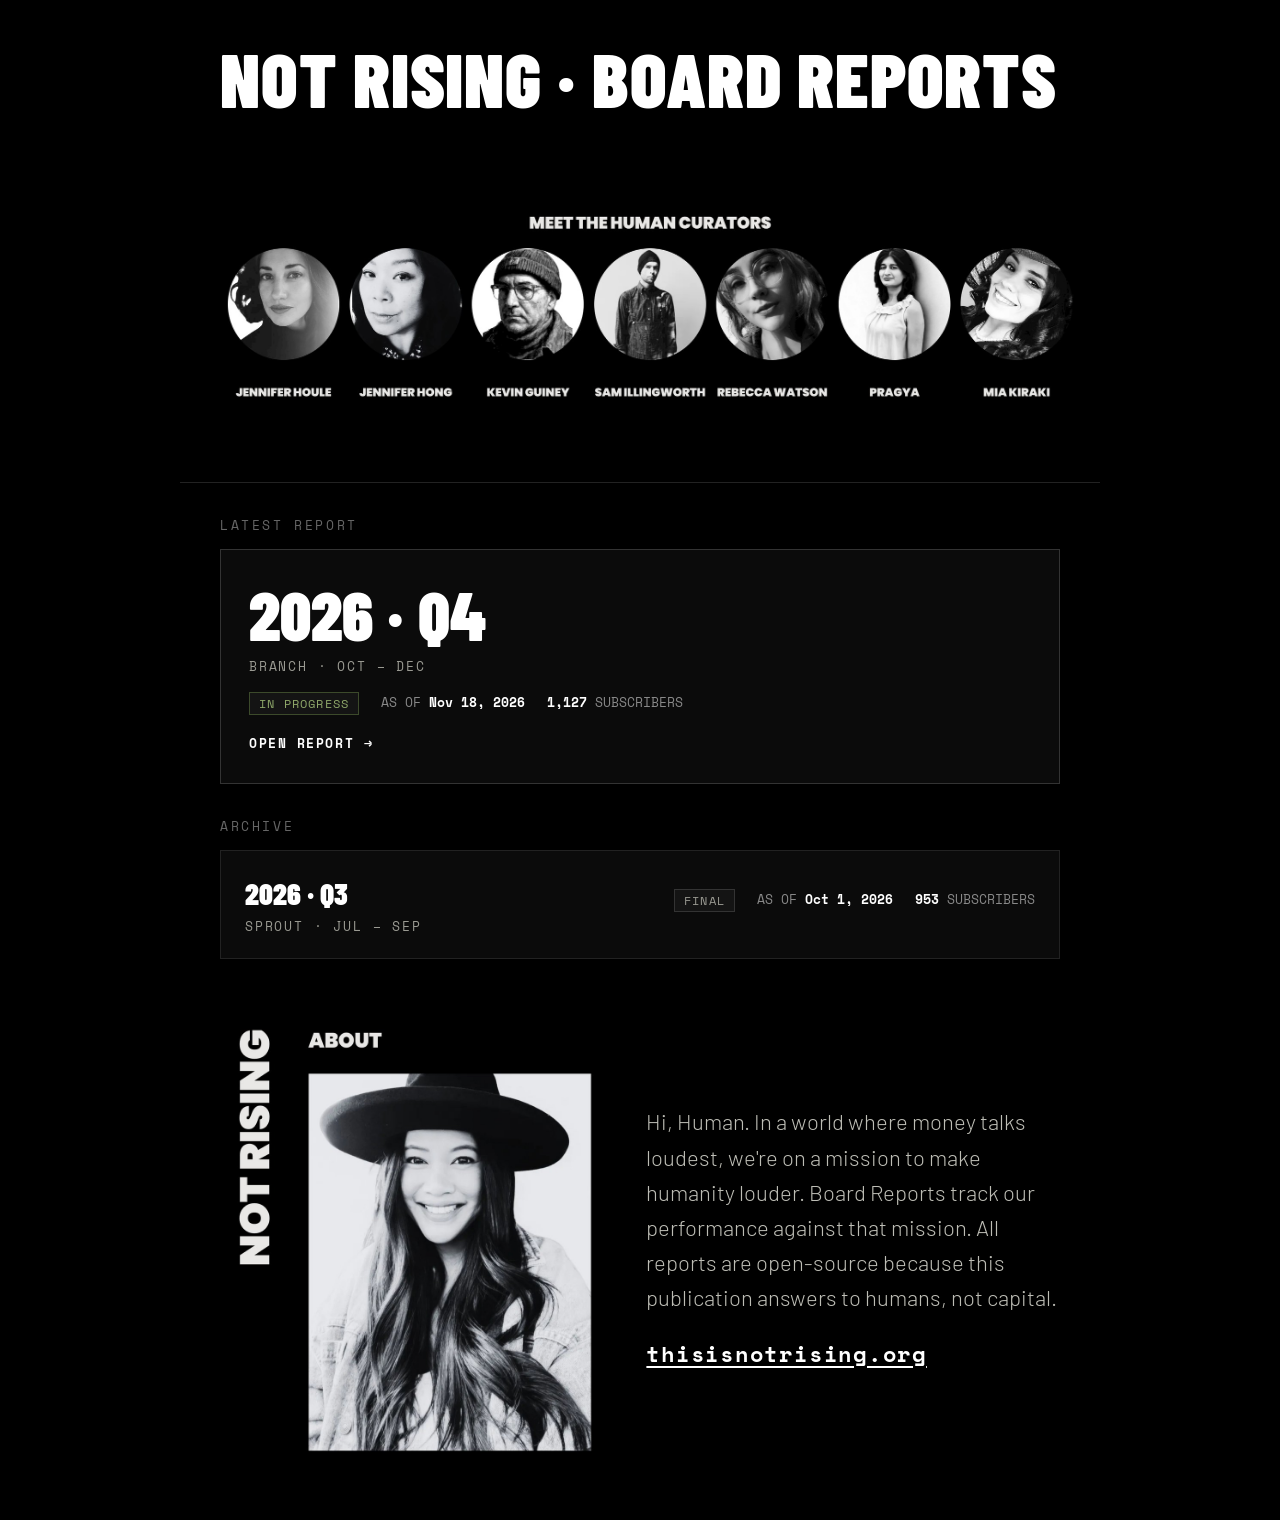
<file: index.html>
<!DOCTYPE html>
<html lang="en">
<head>
<!-- =====================================================================
  ARCHIVE HOMEPAGE — the front door of the site.
  It draws its cards from reports.js. You never edit this file to add a report;
  you add one entry to reports.js (see the comments there).
====================================================================== -->
<meta charset="UTF-8">
<meta name="viewport" content="width=device-width, initial-scale=1.0">
<meta name="color-scheme" content="dark">
<meta name="theme-color" content="#000000">
<title>NOT RISING · Board Reports</title>
<link href="https://fonts.googleapis.com/css2?family=Barlow+Condensed:wght@400;700;900&family=Barlow:ital,wght@0,300;0,400&family=Space+Mono:wght@400;700&display=swap" rel="stylesheet">
<link rel="stylesheet" href="archive.css">
</head>
<body>

<!-- Banner first, then straight to the latest report. -->
<h1 class="headline" id="headline"><span class="ln">NOT RISING<span class="dot"> &middot;</span></span> <span class="ln">BOARD REPORTS</span></h1>
<img class="banner" src="images/human-curators-banner.jpg" alt="Meet the Human Curators">

<div class="label">LATEST REPORT</div>
<div class="wrap latest" id="latest"></div>

<div class="label" id="archive-label">ARCHIVE</div>
<div class="wrap list" id="archive"></div>

<!-- About: photo on the left, description on the right (stacks on a phone). The photo already says "ABOUT". -->
<div class="about">
  <img src="images/about-kathi.jpg" alt="About NOT RISING: Kathi Dalguntas, Founder and Editor-in-Chief">
  <div class="about-text">
    <p id="intro"></p>
    <p class="about-links"><a href="https://thisisnotrising.org">thisisnotrising.org</a></p>
  </div>
</div>

<script src="reports.js"></script>
<script>
/* Reads window.BOARD_REPORTS (from reports.js), sorts newest first, and writes the cards. */
(function () {
  "use strict";
  /* Headline auto-fit: measure the text at 100px, then scale it so the widest line exactly fills the width.
     On a desktop it is one line ("NOT RISING · BOARD REPORTS"); on a phone (CSS in archive.css) it stacks into two lines. */
  function fitHeadline() {
    const h = document.getElementById("headline"), lines = [...h.querySelectorAll(".ln")];
    const cs = getComputedStyle(h), avail = h.clientWidth - parseFloat(cs.paddingLeft) - parseFloat(cs.paddingRight);
    h.style.fontSize = "100px";
    const r = document.createRange(), stacked = getComputedStyle(lines[0]).display === "block";
    const width = stacked ? Math.max(...lines.map(l => { r.selectNodeContents(l); return r.getBoundingClientRect().width; }))
                          : (r.selectNodeContents(h), r.getBoundingClientRect().width);
    h.style.fontSize = Math.min(110, Math.floor((100 * avail / width) * 0.995 * 2) / 2) + "px";
  }
  fitHeadline();
  window.addEventListener("resize", fitHeadline);
  if (document.fonts && document.fonts.ready) document.fonts.ready.then(fitHeadline);   // re-fit once Barlow Condensed has loaded

  const A = window.BOARD_ARCHIVE, list = (window.BOARD_REPORTS || []).slice();
  const esc = s => String(s).replace(/[&<>"]/g, c => ({ "&": "&amp;", "<": "&lt;", ">": "&gt;", '"': "&quot;" }[c]));
  const fmtDate = iso => new Date(iso + "T00:00:00Z").toLocaleDateString("en-US", { month: "short", day: "numeric", year: "numeric", timeZone: "UTC" });
  const comma = n => Number(n).toLocaleString("en-US");

  document.getElementById("intro").textContent = A.intro;

  list.sort((a, b) => (a.asOf < b.asOf ? 1 : a.asOf > b.asOf ? -1 : 0));      // newest first
  const href = r => "reports/" + encodeURIComponent(r.id) + "/" + encodeURIComponent(r.file);   // e.g. reports/2026-q3/q32026boardreport.html
  const meta = r => '<div class="card-meta"><span class="status' + (r.status === "Final" ? "" : " open") + '">' + esc(r.status).toUpperCase() + "</span>" +
                    "<span>AS OF <b>" + fmtDate(r.asOf) + "</b></span><span><b>" + comma(r.subscribers) + "</b> SUBSCRIBERS</span></div>";

  if (!list.length) {
    document.getElementById("latest").innerHTML = "<p class='intro'>No reports yet. Add one to reports.js.</p>";
    document.getElementById("archive-label").style.display = "none";
    return;
  }
  const [latest, ...older] = list;
  document.getElementById("latest").innerHTML =
    '<a class="card" href="' + href(latest) + '"><div class="card-name">' + esc(latest.label) + '</div><div class="card-season">' + esc(latest.season) + "</div>" +
    meta(latest) + '<div class="open-cta">OPEN REPORT →</div></a>';

  if (!older.length) document.getElementById("archive-label").style.display = "none";
  document.getElementById("archive").innerHTML = older.map(r =>
    '<a class="card" href="' + href(r) + '"><div><div class="card-name">' + esc(r.label) + '</div><div class="card-season">' + esc(r.season) + "</div></div>" + meta(r) + "</a>").join("");
})();
</script>
</body>
</html>
</file>
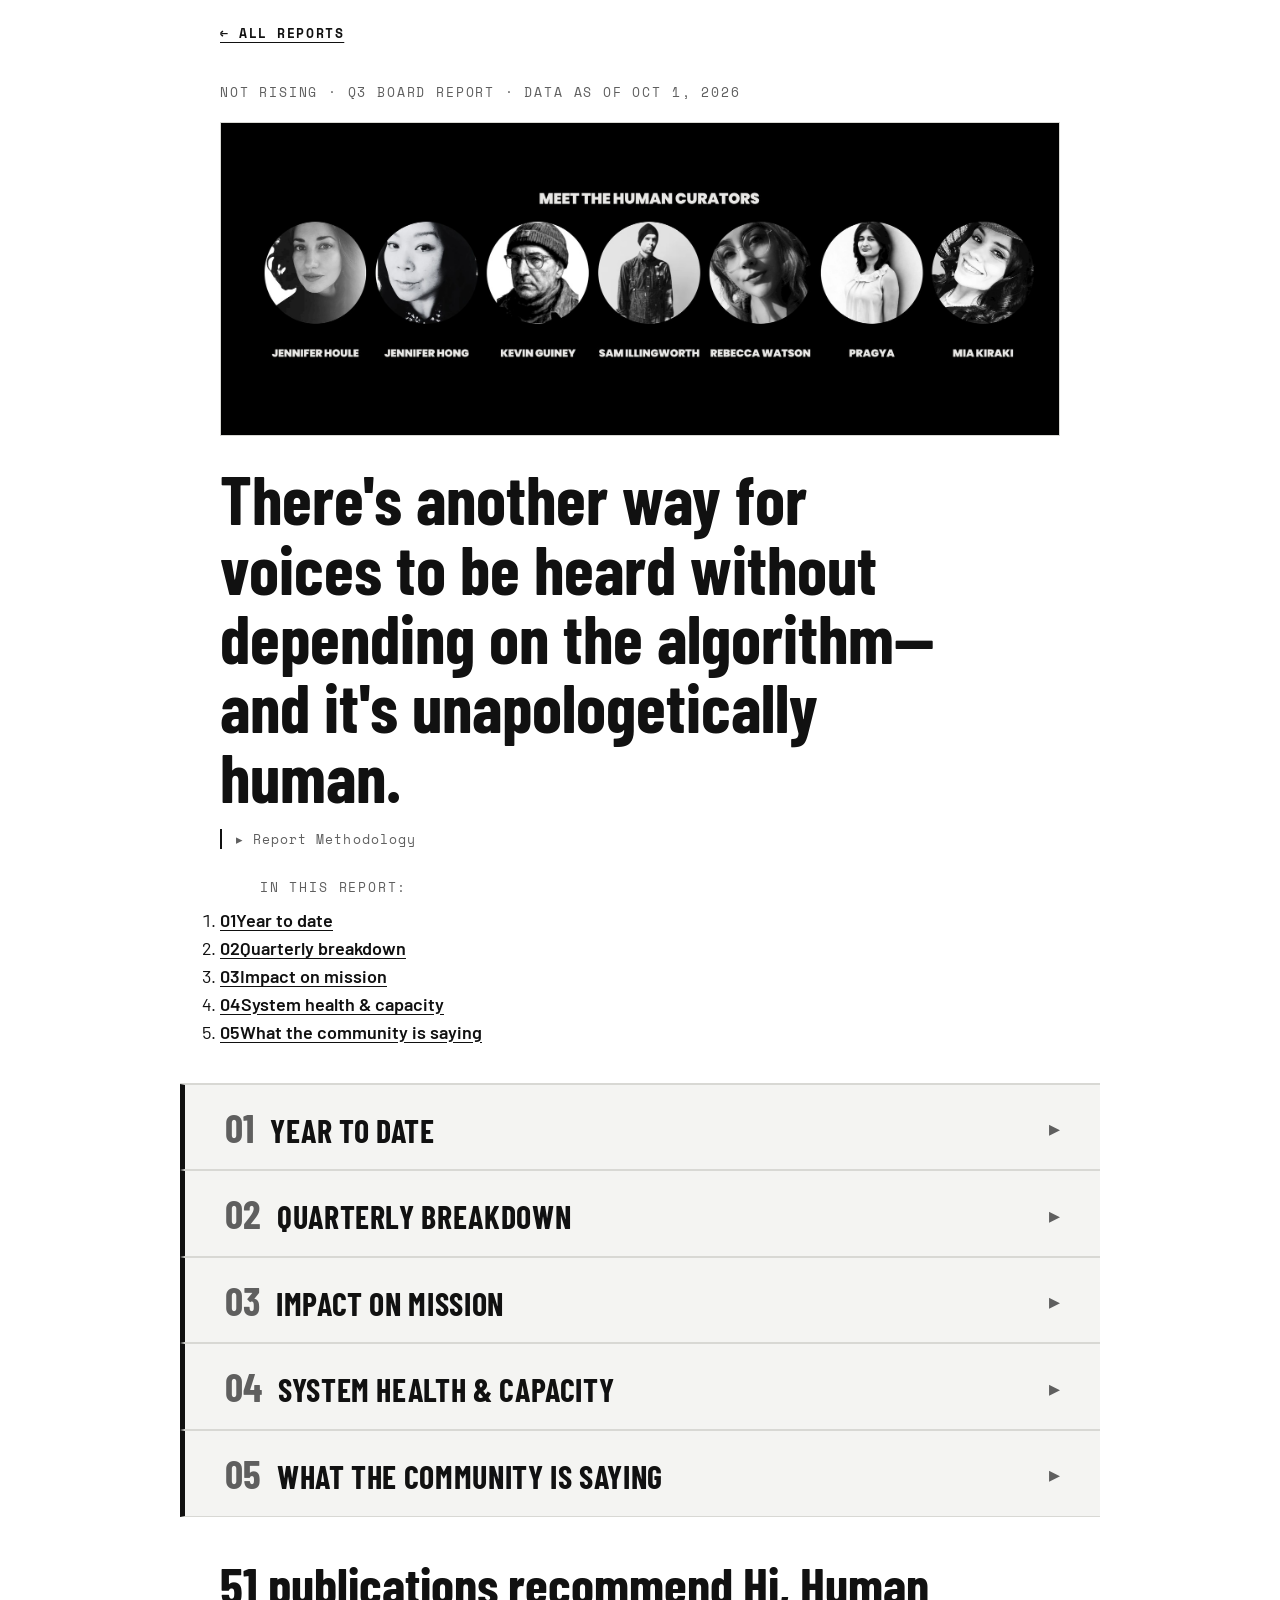
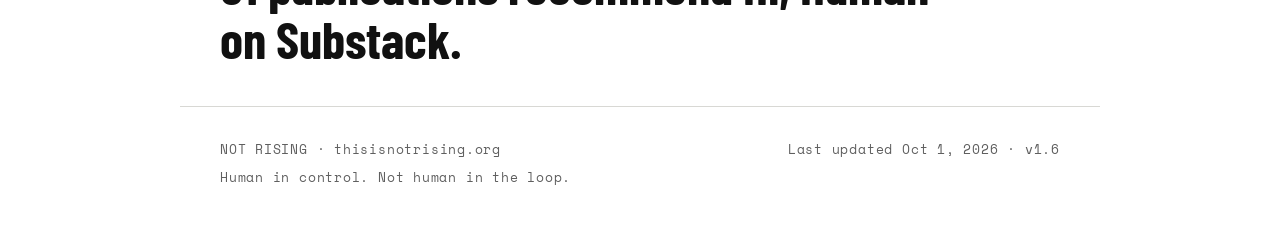
<file: reports/2026-q3/index.html>
<!DOCTYPE html>
<!--
  index.html — the SHAPE of the page. You rarely edit this file either.

  How to read it:
    data-bind="kpi.total"       -> "put the calculated value M.kpi.total here"        (numbers)
    data-copy="ytdHeadliner"    -> "put the sentence D.copy.ytdHeadliner here"         (words; {{tokens}} filled in)
    data-table="notes"          -> "build the table rows for this table body"           (lists of rows)
  Everything else is plain HTML/CSS you can read top to bottom, exactly as the page looks.
  The numbers live in data.js; the formulas live in calc.js; the drawing lives in render.js.
-->
<html lang="en">
<head>
<meta charset="UTF-8">
<meta name="viewport" content="width=device-width, initial-scale=1.0">
<meta name="color-scheme" content="dark">
<meta name="theme-color" content="#000000">
<title>NOT RISING · Board Report</title>   <!-- render.js replaces this with the title from data.js -->
<link href="https://fonts.googleapis.com/css2?family=Barlow+Condensed:wght@400;700;900&family=Barlow:ital,wght@0,300;0,400&family=Space+Mono:wght@400;700&display=swap" rel="stylesheet">
<link rel="stylesheet" href="style.css">
</head>
<body>

<nav class="backbar"><a href="../../index.html">← ALL REPORTS</a></nav>

<!-- ============================ HERO ============================ -->
<div class="hero">
  <div class="hero-eyebrow" data-bind="meta.eyebrow"></div>
  <img class="hero-banner" src="images/human-curators-banner.jpg" alt="Meet the Human Curators">
  <div class="hero-title hero-main" data-copy="heroHeadline"></div>
  <details class="method">
    <summary>Report Methodology</summary>
    <div data-copy="methodology"></div>
  </details>
  <!-- "In this report": jump links to the numbered sections below (render.js opens the section you click) -->
  <nav class="toc" aria-label="In this report">
    <div class="toc-title">In this report:</div>
    <ol>
      <li><a href="#grp-ytd"><span class="toc-num">01</span>Year to date</a></li>
      <li><a href="#grp-quarterly"><span class="toc-num">02</span>Quarterly breakdown</a></li>
      <li><a href="#grp-mission"><span class="toc-num">03</span>Impact on mission</a></li>
      <li><a href="#grp-health"><span class="toc-num">04</span>System health &amp; capacity</a></li>
      <li><a href="#grp-community"><span class="toc-num">05</span>What the community is saying</a></li>
    </ol>
  </nav>
</div>

<!-- ============================ 1. YEAR TO DATE ============================ -->
<details class="group" id="grp-ytd"><summary><div class="divider"><div class="divider-label"><span class="sec-num">01</span><span class="sec-name">Year to date</span></div></div></summary>

<div class="callout-headliner">
  <p data-copy="ytdHeadliner"></p>
</div>

<div class="kpi-strip">
  <div class="kpi">
    <div class="kpi-label">TOTAL SUBSCRIBERS</div>
    <div class="kpi-num"><i data-bind="kpi.total"></i></div>
    <div class="kpi-note">up <i data-bind="kpi.upSinceLaunchPct"></i>% since launch, Jan 25, 2026</div>
  </div>
  <div class="kpi">
    <div class="kpi-label">AVERAGE NEW SUBSCRIBERS</div>
    <div class="kpi-num"><i data-bind="kpi.avgPerDay"></i><span>/day</span></div>
    <div class="kpi-note">up from <i data-bind="kpi.preLaunchPerDay"></i>/day before launch</div>
  </div>
  <div class="kpi">
    <div class="kpi-label">GROWTH RATE VS. PRE-LAUNCH</div>
    <div class="kpi-num"><i data-bind="kpi.growthVsPre"></i><span>×</span></div>
    <div class="kpi-note">step change since the engine launched</div>
  </div>
  <div class="kpi">
    <div class="kpi-label">PROGRESS TO EXPANSION POINT</div>
    <div class="kpi-num"><i data-bind="kpi.expansionPct"></i><span>%</span></div>
    <div class="kpi-note"><i data-bind="kpi.total"></i> of <i data-bind="kpi.expansionOf"></i> subscribers — where a Stackhunter Desk would be added</div>
  </div>
  <div class="kpi">
    <div class="kpi-label">MONTHLY GROWTH (<i data-bind="current.key"></i> RATE)</div>
    <div class="kpi-num">+<i data-bind="kpi.monthlyNet"></i><span>%/mo</span></div>
    <div class="kpi-note"><i data-bind="kpi.monthlyGross"></i>% gross, less a <i data-bind="kpi.monthlyGap"></i>% unexplained gap</div>
  </div>
</div>

<div class="section">
  <div class="section-title">Current Trajectory</div>
  <div class="section-lede" data-copy="trajectoryLede"></div>
  <div class="chart-wrap" style="aspect-ratio:880/375; height:auto"><svg id="traj" viewBox="0 0 880 375" style="width:100%;height:100%"></svg></div>
</div>

<div class="section">
  <div class="section-title">New subscribers by channel, since launch</div>
  <div class="section-lede" data-copy="sinceLaunchLede"></div>
  <div class="table-scroll"><table class="chan-table">
    <thead><tr><th>Channel</th><th class="num">Views</th><th class="num">Users</th><th class="num">New subs</th><th class="num">Share</th></tr></thead>
    <tbody data-table="sinceLaunch"></tbody>
  </table></div>
  <div class="callout-panel">
    <h4>Restacks are the engine</h4>
    <p data-copy="sinceLaunchCallout"></p>
  </div>
</div>

<div class="collapse-end"><button onclick="this.closest('details.group').open=false;this.closest('details.group').scrollIntoView({block:'start'})">▴ COLLAPSE</button></div>
</details>

<!-- ============================ 2. QUARTERLY BREAKDOWN ============================ -->
<details class="group" id="grp-quarterly"><summary><div class="divider"><div class="divider-label"><span class="sec-num">02</span><span class="sec-name">Quarterly breakdown</span></div></div></summary>

<div class="callout-headliner">
  <p data-copy="quarterlyHeadliner"></p>
</div>

<div class="section">
  <div class="section-title">Subscribers &amp; pace, by quarter</div>
  <div class="qtable" data-table="quarters"></div>
</div>

<div class="section">
  <div class="section-title">Top conversion channels<span class="scope-tag"><i data-bind="current.key"></i> ONLY</span></div>
  <div class="section-lede" data-copy="conversionLede"></div>

  <div class="table-scroll"><table class="chan-table">
    <thead><tr><th>Channel</th><th class="num">Visitors</th><th class="num">Subscribers</th><th class="num">Conversion</th><th class="num">Share</th></tr></thead>
    <tbody data-table="conversion"></tbody>
  </table></div>
  <div class="callout-panel">
    <h4>The same story, this quarter</h4>
    <p data-copy="conversionCallout"></p>
  </div>

  <details class="method"><summary>Methodology</summary><div data-copy="conversionMethodology"></div></details>

  <div class="two-col" style="margin-top:24px">
    <div class="stat-block">
      <div class="stat-block-label">SUBSTACK CHANNELS · VISITOR-TO-SUBSCRIBER RATE</div>
      <div class="stat-block-num good"><i data-bind="current.network.conv"></i>%</div>
      <div class="stat-block-body" data-copy="spendBlockNetworkBody"></div>
    </div>
    <div class="stat-block">
      <div class="stat-block-label">OFF-PLATFORM CHANNELS · VISITOR-TO-SUBSCRIBER RATE</div>
      <div class="stat-block-num amber"><i data-bind="current.offPlatform.convRound"></i>%</div>
      <div class="stat-block-body" data-copy="spendBlockOffBody"></div>
    </div>
  </div>
</div>

<div class="section">
  <div class="section-title">What a single restack-driven Note actually does<span class="scope-tag"><i data-bind="current.key"></i> ONLY</span></div>
  <div class="section-lede" data-copy="notesLede"></div>

  <div class="table-scroll"><table class="chan-table">
    <thead><tr><th>Note</th><th class="num">Restacks</th><th class="num">Likes</th><th class="num">Impressions</th><th class="num">Engagement rate</th><th class="num">New subs</th><th class="num">Conversion</th></tr></thead>
    <tbody data-table="notes"></tbody>
  </table></div>
  <div class="callout-panel">
    <h4 data-copy="notesCalloutTitle"></h4>
    <div data-copy-list="notesCallout"></div>
  </div>
  <details class="method"><summary>Methodology</summary><div data-copy="notesMethodology"></div></details>
</div>

<div class="collapse-end"><button onclick="this.closest('details.group').open=false;this.closest('details.group').scrollIntoView({block:'start'})">▴ COLLAPSE</button></div>
</details>

<!-- ============================ 3. IMPACT ON MISSION ============================ -->
<details class="group" id="grp-mission"><summary><div class="divider"><div class="divider-label"><span class="sec-num">03</span><span class="sec-name">Impact on mission</span></div></div></summary>
<div class="section">
  <div class="section-title">Impact on Mission</div>
  <div class="section-lede" data-copy="missionLede"></div>
  <div class="two-col">
    <div class="stat-block">
      <div class="stat-block-label">SUBSCRIBER GROWTH BOOST</div>
      <div class="stat-block-num good">up to <i data-bind="impact.liftMax"></i></div>
      <div class="stat-block-body">Median boost across featured writers at <i data-bind="impact.liftMedian"></i>.</div>
    </div>
    <div class="stat-block">
      <div class="stat-block-label">VS. CONTROL GROUP · GROWTH RATE</div>
      <div class="stat-block-num good"><i data-bind="impact.control"></i></div>
      <div class="stat-block-body" data-copy="missionControlBody"></div>
    </div>
  </div>
  <div class="stat-block" style="margin-top:24px">
    <div class="stat-block-label">DECENTRALIZED EDITORIAL NETWORK REACH · ACROSS <i data-bind="impact.stackhunters"></i> STACKHUNTERS</div>
    <div class="stat-block-num good"><i data-bind="impact.reach"></i></div>
    <div class="stat-block-body" data-copy="missionReachBody"></div>
  </div>
</div>

<div class="collapse-end"><button onclick="this.closest('details.group').open=false;this.closest('details.group').scrollIntoView({block:'start'})">▴ COLLAPSE</button></div>
</details>

<!-- ============================ 4. SYSTEM HEALTH & CAPACITY ============================ -->
<details class="group" id="grp-health"><summary><div class="divider"><div class="divider-label"><span class="sec-num">04</span><span class="sec-name">System health &amp; capacity</span></div></div></summary>
<div class="section">
  <div class="section-title">System Health &amp; Capacity</div>
  <div class="chart-wrap" style="aspect-ratio:880/375; height:auto"><svg id="scurve" viewBox="0 0 880 375" style="width:100%;height:100%"></svg></div>
  <div class="section-lede" style="margin-top:20px; margin-bottom:28px" data-copy="healthLede"></div>
  <div class="two-col">
    <div class="stat-block">
      <div class="stat-block-label">SYSTEM HEALTH</div>
      <div class="stat-block-num" id="health-label" data-bind="health.label"></div>
      <div class="stat-block-body" id="health-body"></div>
    </div>
    <div class="stat-block">
      <div class="stat-block-label">NEXT FIBONACCI MILESTONE · <i data-bind="milestone.subs"></i> SUBSCRIBERS</div>
      <div class="stat-block-num" id="milestone-label" data-bind="milestone.earlyLabel"></div>
      <div class="stat-block-body" data-copy="milestoneBody"></div>
    </div>
  </div>
  <div class="two-col" style="margin-top:24px">
    <div class="stat-block">
      <div class="stat-block-label">PROGRESS TO EXPANSION POINT</div>
      <div class="stat-block-num good"><i data-bind="capacity.expansionPct"></i>%</div>
      <div class="stat-block-body"><i data-bind="capacity.subs"></i> of <i data-bind="capacity.expansionOf"></i> subscribers · <i data-bind="capacity.monthsRange"></i> away at current pace.</div>
    </div>
    <div class="stat-block">
      <div class="stat-block-label">TIME BEFORE PHASE 2</div>
      <div class="stat-block-num good" data-bind="capacity.monthsRange"></div>
      <div class="stat-block-body" data-copy="phase2Body"></div>
    </div>
  </div>
</div>

<div class="collapse-end"><button onclick="this.closest('details.group').open=false;this.closest('details.group').scrollIntoView({block:'start'})">▴ COLLAPSE</button></div>
</details>

<!-- ============================ COMMUNITY + FOOTER ============================ -->
<details class="group" id="grp-community">
  <summary><div class="divider"><div class="divider-label"><span class="sec-num">05</span><span class="sec-name" data-copy="quotesSummary"></span></div></div></summary>
  <div class="community-quotes" data-quotes></div>
  <div class="collapse-end"><button onclick="this.closest('details.group').open=false;this.closest('details.group').scrollIntoView({block:'start'})">▴ COLLAPSE</button></div>
</details>

<div class="section">
  <div class="hero-title" data-copy="recommendersHeadline"></div>
</div>

<div class="footer">
  <div>NOT RISING · <span data-bind="meta.site"></span></div>
  <div id="stamp" data-bind="meta.stamp"></div>
  <div data-bind="meta.motto"></div>
</div>

<div id="debug" style="display:none"></div>

<!-- Load order matters: data first, then formulas, then the drawing code. -->
<script src="data.js"></script>
<script src="calc.js"></script>
<script src="render.js"></script>
</body>
</html>
</file>
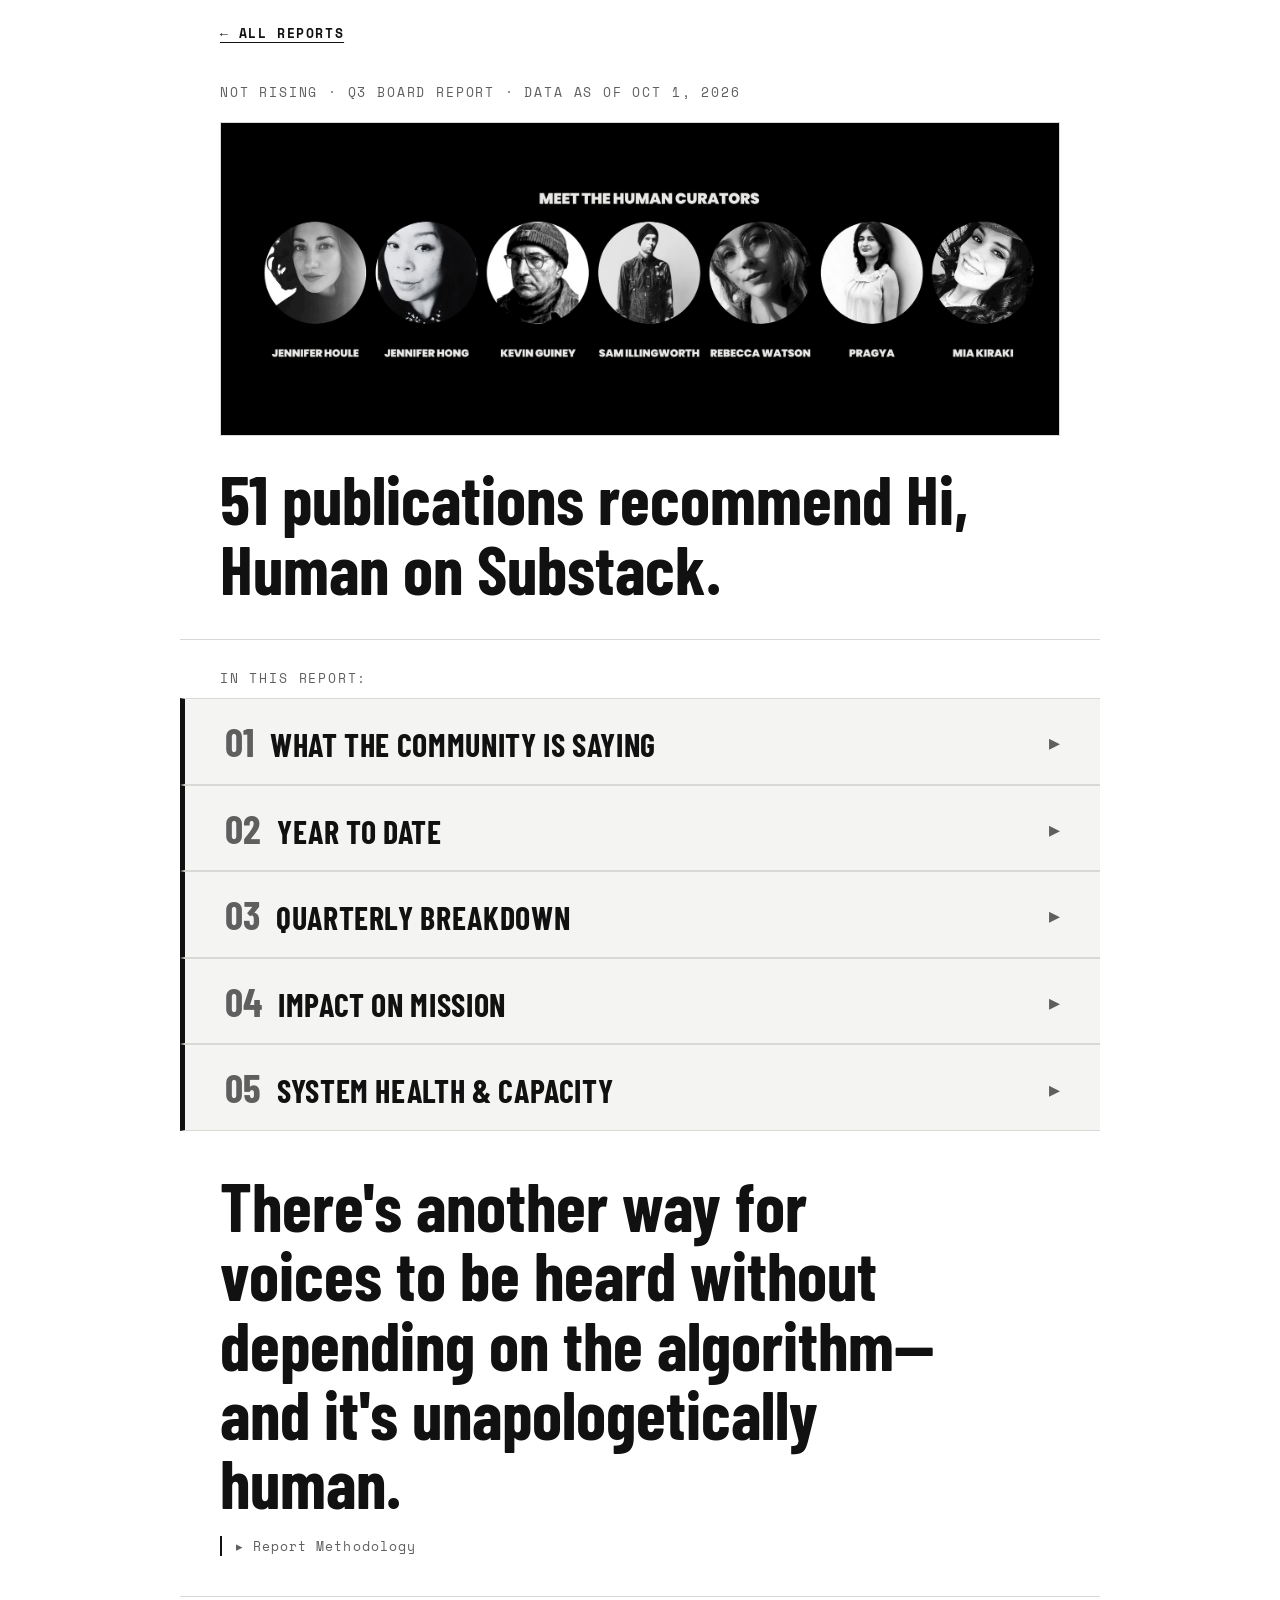
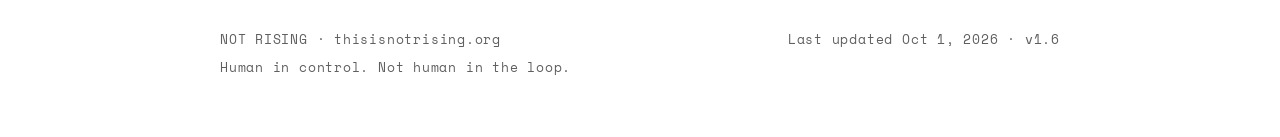
<file: reports/2026-q3/q32026boardreport.html>
<!DOCTYPE html>
<!--
  q32026boardreport.html — the SHAPE of the page. You rarely edit this file either.

  How to read it:
    data-bind="kpi.total"       -> "put the calculated value M.kpi.total here"        (numbers)
    data-copy="ytdHeadliner"    -> "put the sentence D.copy.ytdHeadliner here"         (words; {{tokens}} filled in)
    data-table="notes"          -> "build the table rows for this table body"           (lists of rows)
  Everything else is plain HTML/CSS you can read top to bottom, exactly as the page looks.
  The numbers live in data.js; the formulas live in calc.js; the drawing lives in render.js.
-->
<html lang="en">
<head>
<meta charset="UTF-8">
<meta name="viewport" content="width=device-width, initial-scale=1.0">
<meta name="color-scheme" content="light">
<meta name="theme-color" content="#FFFFFF">
<title>NOT RISING · Board Report</title><!-- render.js replaces this with the title from data.js -->
<link rel="stylesheet" href="style.css">
</head>
<body>

<nav class="backbar"><a href="../../index.html">← ALL REPORTS</a></nav>

<!-- ============================ HERO ============================ -->
<div class="hero">
  <div class="hero-eyebrow" data-bind="meta.eyebrow"></div>
  <img class="hero-banner" src="images/human-curators-banner.jpg" alt="Meet the Human Curators">
  <div class="hero-title hero-main" data-copy="recommendersHeadline"></div>
</div>

<!-- "In this report": the numbered bars below ARE the contents list. Click a bar to open that section. -->
<div class="toc-title">In this report:</div>
<!-- ============================ 1. WHAT THE COMMUNITY IS SAYING ============================ -->
<details class="group" id="grp-community">
  <summary><div class="divider"><div class="divider-label"><span class="sec-num">01</span><span class="sec-name" data-copy="quotesSummary"></span></div></div></summary>
  <div class="community-quotes" data-quotes></div>
  <div class="collapse-end"><button type="button" data-collapse>▴ COLLAPSE</button></div>
</details>

<!-- ============================ 2. YEAR TO DATE ============================ -->
<details class="group" id="grp-ytd"><summary><div class="divider"><div class="divider-label"><span class="sec-num">02</span><span class="sec-name">Year to date</span></div></div></summary>

<div class="callout-headliner">
  <p data-copy="ytdHeadliner"></p>
</div>

<div class="kpi-strip">
  <div class="kpi">
    <div class="kpi-label">TOTAL SUBSCRIBERS</div>
    <div class="kpi-num"><i data-bind="kpi.total"></i></div>
    <div class="kpi-note">Over <i data-bind="kpi.gainedSinceLaunch"></i> new subscribers in <i data-bind="kpi.monthsSinceLaunch"></i> months, from <i data-bind="kpi.launchBaseline"></i> at launch</div>
  </div>
  <div class="kpi">
    <div class="kpi-label">AVERAGE NEW SUBSCRIBERS</div>
    <div class="kpi-num" data-band="kpi.paceCls"><i data-bind="kpi.avgPerDay"></i><span>/day</span></div>
    <div class="kpi-note"><i data-bind="kpi.paceVsFirst"></i> vs. our first quarter (<i data-bind="kpi.firstPace"></i>/day), and still climbing</div>
  </div>
  <div class="kpi">
    <div class="kpi-label"><i data-bind="current.key"></i> MONTHLY GROWTH VS. BENCHMARK</div>
    <div class="kpi-num" data-band="kpi.benchCls"><i data-bind="kpi.q3Net"></i><span>%/mo</span></div>
    <div class="kpi-note"><i data-bind="kpi.benchRatio"></i>&times; faster than newsletter <a href="https://www.clickminded.com/newsletter-statistics/">benchmark</a></div>
  </div>
</div>

<div class="section">
  <div class="section-title">Current Trajectory</div>
  <div class="section-lede" data-copy="trajectoryLede"></div>
  <div class="chart-scroll"><div class="chart-wrap"><svg id="traj" viewBox="0 0 880 375"></svg></div></div>
</div>

<div class="section">
  <div class="section-title">New subscribers by channel, since launch</div>
  <div class="section-lede" data-copy="sinceLaunchLede"></div>
  <div class="table-scroll"><table class="chan-table">
    <thead><tr><th>Channel</th><th class="num">Views</th><th class="num">Users</th><th class="num">New subs</th><th class="num">Share</th></tr></thead>
    <tbody data-table="sinceLaunch"></tbody>
  </table></div>
  <div class="callout-panel">
    <p data-copy="sinceLaunchCallout"></p>
  </div>
</div>

<div class="collapse-end"><button type="button" data-collapse>▴ COLLAPSE</button></div>
</details>

<!-- ============================ 3. QUARTERLY BREAKDOWN ============================ -->
<details class="group" id="grp-quarterly"><summary><div class="divider"><div class="divider-label"><span class="sec-num">03</span><span class="sec-name">Quarterly breakdown</span></div></div></summary>

<div class="callout-headliner">
  <p data-copy="quarterlyHeadliner"></p>
</div>

<div class="section">
  <div class="section-title">Subscribers &amp; pace, by quarter</div>
  <div class="qtable" data-table="quarters"></div>
</div>

<div class="section">
  <div class="section-title">Top conversion channels<span class="scope-tag"><i data-bind="current.key"></i> ONLY</span></div>
  <div class="section-lede" data-copy="conversionLede"></div>

  <div class="table-scroll"><table class="chan-table">
    <thead><tr><th>Channel</th><th class="num">Visitors</th><th class="num">Subscribers</th><th class="num">Conversion</th><th class="num">Share</th></tr></thead>
    <tbody data-table="conversion"></tbody>
  </table></div>
  <div class="color-key"><b class="k-good">green</b> &lt;<i data-bind="bands.green"></i>% below avg (<i data-bind="chanBench"></i>) · <b class="k-warn">yellow</b> <i data-bind="bands.green"></i>&ndash;<i data-bind="bands.yellow"></i>% · <b class="k-bad">red</b> &gt;<i data-bind="bands.yellow"></i>%</div>
  <div class="callout-panel">
    <h4>The same story, this quarter</h4>
    <p data-copy="conversionCallout"></p>
  </div>

  <details class="method"><summary>Methodology</summary><div data-copy="conversionMethodology"></div></details>

  <div class="two-col gap-top">
    <div class="stat-block">
      <div class="stat-block-label">SUBSTACK CHANNELS · VISITOR-TO-SUBSCRIBER RATE</div>
      <div class="stat-block-num" data-band="current.network.numCls"><i data-bind="current.network.conv"></i>%</div>
      <div class="stat-block-body" data-copy="spendBlockNetworkBody"></div>
    </div>
    <div class="stat-block">
      <div class="stat-block-label">OFF-PLATFORM CHANNELS · VISITOR-TO-SUBSCRIBER RATE</div>
      <div class="stat-block-num" data-band="current.offPlatform.numCls"><i data-bind="current.offPlatform.convRound"></i>%</div>
      <div class="stat-block-body" data-copy="spendBlockOffBody"></div>
    </div>
  </div>
</div>

<div class="section">
  <div class="section-title">What a single restack-driven Note actually does<span class="scope-tag"><i data-bind="current.key"></i> ONLY</span></div>
  <div class="section-lede" data-copy="notesLede"></div>

  <div class="table-scroll"><table class="chan-table">
    <thead><tr><th>Note</th><th class="num">Restacks</th><th class="num">Likes</th><th class="num">Impressions</th><th class="num">Engagement rate</th><th class="num">New subs</th><th class="num">Conversion</th></tr></thead>
    <tbody data-table="notes"></tbody>
  </table></div>
  <div class="callout-panel">
    <h4 data-copy="notesCalloutTitle"></h4>
    <div data-copy-list="notesCallout"></div>
  </div>
  <details class="method"><summary>Methodology</summary><div data-copy="notesMethodology"></div></details>
</div>

<div class="collapse-end"><button type="button" data-collapse>▴ COLLAPSE</button></div>
</details>

<!-- ============================ 4. IMPACT ON MISSION ============================ -->
<details class="group" id="grp-mission"><summary><div class="divider"><div class="divider-label"><span class="sec-num">04</span><span class="sec-name">Impact on mission</span></div></div></summary>
<div class="section">
  <div class="section-title">Impact on Mission</div>
  <div class="impact-group-title">The Rising list boosts traffic. NOT RISING boosts subscribers.</div>
  <div class="section-lede" data-copy="missionLede"></div>
  <div class="two-col">
    <div class="stat-block">
      <div class="stat-block-label">AVERAGE SUBSCRIBER GROWTH BOOST</div>
      <div class="stat-block-num good"><i data-bind="impact.liftAvg"></i></div>
      <div class="stat-block-body">Average boost after being featured, with the best single lift at <i data-bind="impact.liftMax"></i>.</div>
    </div>
    <div class="stat-block">
      <div class="stat-block-label">VS. CONTROL GROUP · GROWTH RATE</div>
      <div class="stat-block-num good"><i data-bind="impact.control"></i></div>
      <div class="stat-block-body" data-copy="missionControlBody"></div>
    </div>
  </div>
  <div class="impact-group-title">Not Rising Raises Ships.</div>
  <div class="section-lede" data-copy="shipsLede"></div>
  <div class="two-col">
    <div class="stat-block">
      <div class="stat-block-label">STACKHUNTER GROWTH BOOST · WEEK 1 OF STACKHUNTING</div>
      <div class="stat-block-num good"><i data-bind="impact.shPct"></i></div>
      <div class="stat-block-body" data-copy="stackhunterBoostBody"></div>
      <div class="stat-block-body" data-copy="stackhunterBoostBody2"></div>
    </div>
    <div class="stat-block">
      <div class="stat-block-label">VS. COMPARABLE WRITER, NOT STACKHUNTING · 1 WEEK</div>
      <div class="stat-block-num" data-band="impact.shCtlCls"><i data-bind="impact.shCtl"></i></div>
      <div class="stat-block-body" data-copy="stackhunterControlBody"></div>
    </div>
  </div>
</div>

<div class="collapse-end"><button type="button" data-collapse>▴ COLLAPSE</button></div>
</details>

<!-- ============================ 5. SYSTEM HEALTH & CAPACITY ============================ -->
<details class="group" id="grp-health"><summary><div class="divider"><div class="divider-label"><span class="sec-num">05</span><span class="sec-name">System health &amp; capacity</span></div></div></summary>

<div class="callout-headliner">
  <p data-copy="healthHeadliner"></p>
</div>

<div class="section">
  <div class="section-title">System Health &amp; Capacity</div>
  <div class="chart-scroll"><div class="chart-wrap"><svg id="scurve" viewBox="0 0 880 375"></svg></div></div>
  <div class="section-lede after-chart" data-copy="healthLede"></div>
  <div class="two-col">
    <div class="stat-block">
      <div class="stat-block-label">SYSTEM HEALTH</div>
      <div class="stat-block-num" id="health-label" data-bind="health.label"></div>
      <div class="stat-block-body" id="health-body"></div>
    </div>
    <div class="stat-block">
      <div class="stat-block-label">NEXT FIBONACCI MILESTONE · <i data-bind="milestone.subs"></i> SUBSCRIBERS</div>
      <div class="stat-block-num" id="milestone-label" data-bind="milestone.earlyLabel"></div>
      <div class="stat-block-body" data-copy="milestoneBody"></div>
    </div>
  </div>
  <div class="two-col gap-top">
    <div class="stat-block">
      <div class="stat-block-label">PROGRESS TO EXPANSION POINT</div>
      <div class="stat-block-num good"><i data-bind="capacity.expansionPct"></i>%</div>
      <div class="stat-block-body"><i data-bind="capacity.subs"></i> of <i data-bind="capacity.expansionOf"></i> subscribers · <i data-bind="capacity.monthsRange"></i> away at current pace.</div>
    </div>
    <div class="stat-block">
      <div class="stat-block-label">TIME BEFORE PHASE 2</div>
      <div class="stat-block-num good" data-bind="capacity.monthsRange"></div>
      <div class="stat-block-body" data-copy="phase2Body"></div>
    </div>
  </div>
</div>

<div class="collapse-end"><button type="button" data-collapse>▴ COLLAPSE</button></div>
</details>

<!-- ============================ FOOTER ============================ -->

<div class="section">
  <div class="hero-title hero-main" data-copy="heroHeadline"></div>
  <details class="method">
    <summary>Report Methodology</summary>
    <div data-copy="methodology"></div>
  </details>
</div>

<div class="footer">
  <div>NOT RISING · <span data-bind="meta.site"></span></div>
  <div id="stamp" data-bind="meta.stamp"></div>
  <div data-bind="meta.motto"></div>
</div>

<div id="debug" style="display:none"></div>

<!-- Load order matters: data first, then formulas, then the drawing code. -->
<script src="data.js"></script>
<script src="calc.js"></script>
<script src="render.js"></script>
</body>
</html>
</file>
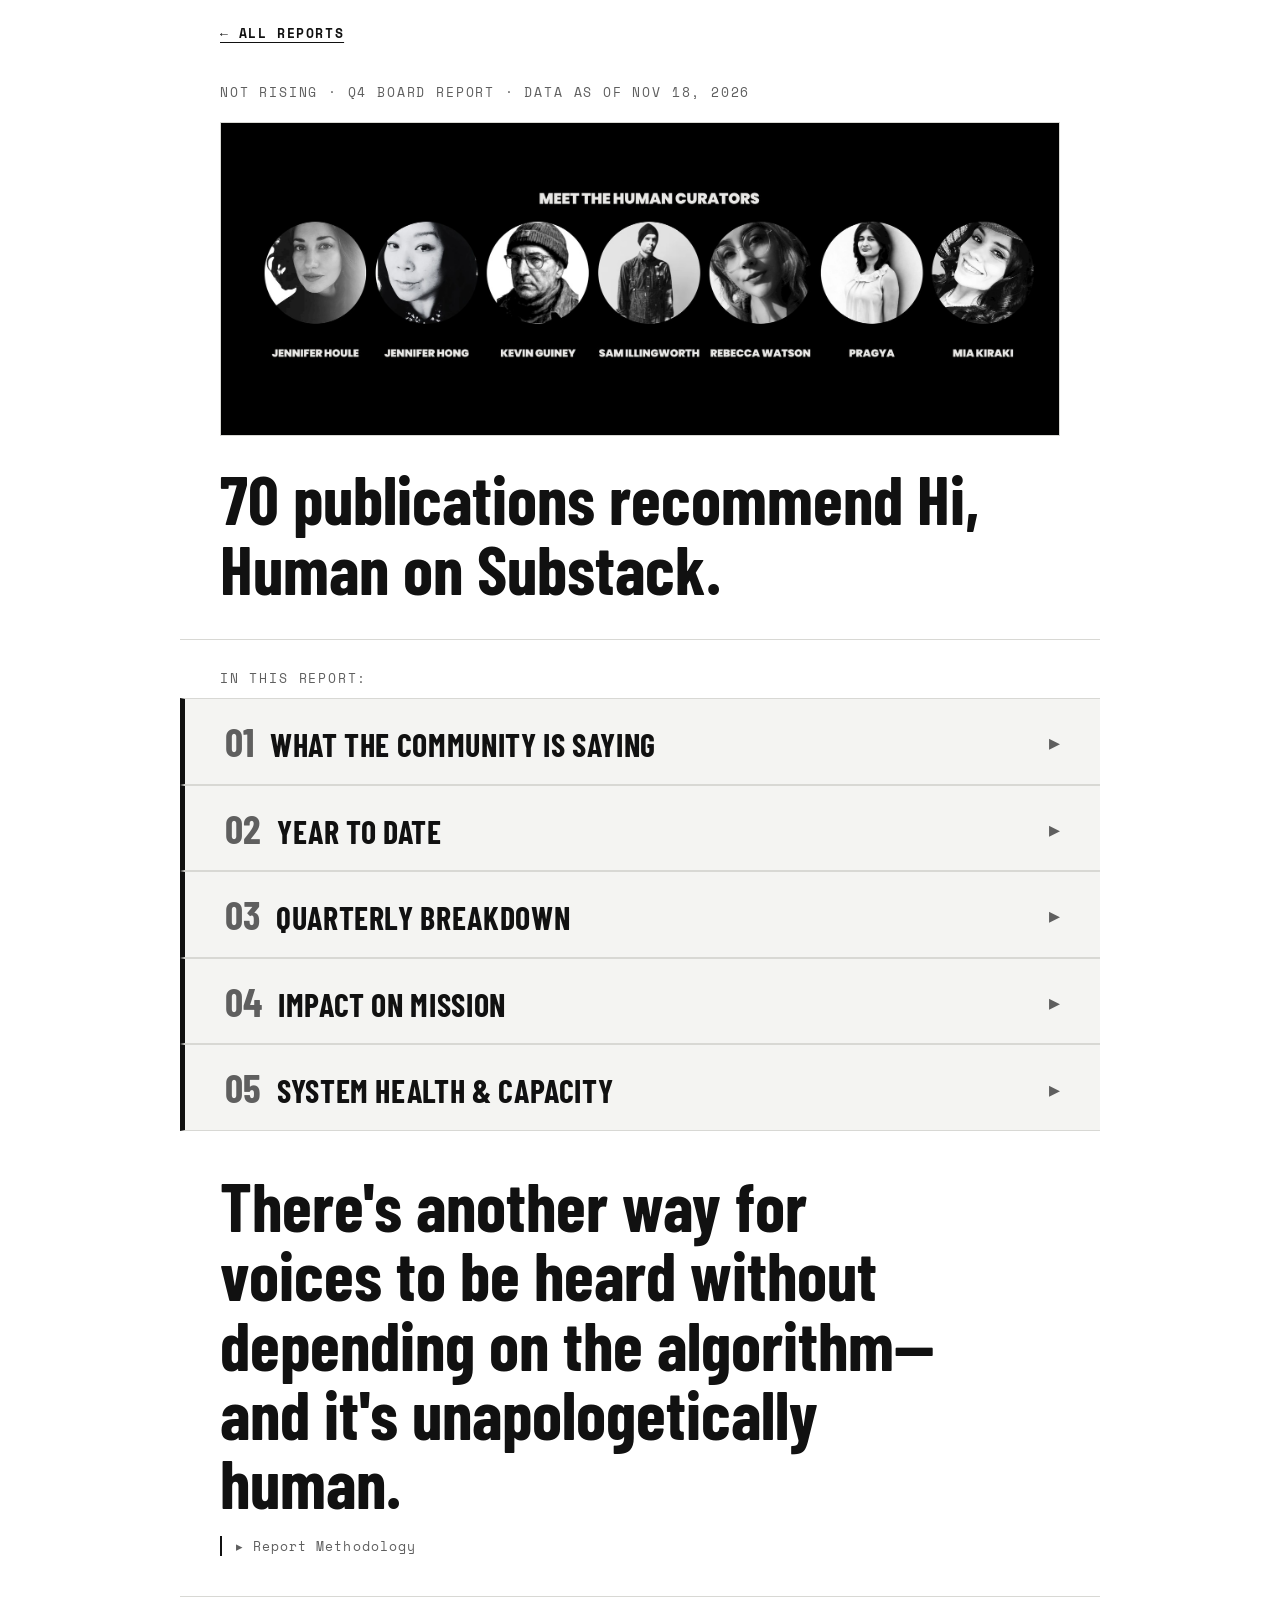
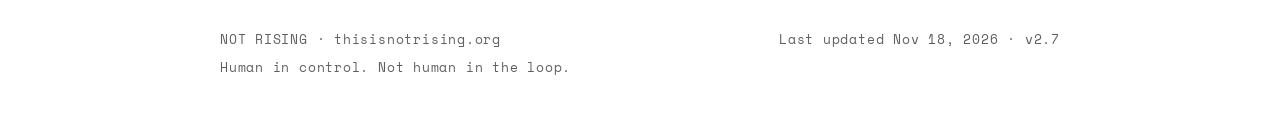
<file: reports/2026-q4/q42026boardreport.html>
<!DOCTYPE html>
<!--
  q42026boardreport.html — the SHAPE of the page. You rarely edit this file either.

  How to read it:
    data-bind="kpi.total"       -> "put the calculated value M.kpi.total here"        (numbers)
    data-copy="ytdHeadliner"    -> "put the sentence D.copy.ytdHeadliner here"         (words; {{tokens}} filled in)
    data-table="notes"          -> "build the table rows for this table body"           (lists of rows)
  Everything else is plain HTML/CSS you can read top to bottom, exactly as the page looks.
  The numbers live in data.js; the formulas live in calc.js; the drawing lives in render.js.
-->
<html lang="en">
<head>
<meta charset="UTF-8">
<meta name="viewport" content="width=device-width, initial-scale=1.0">
<meta name="color-scheme" content="light">
<meta name="theme-color" content="#FFFFFF">
<title>NOT RISING · Board Report</title><!-- render.js replaces this with the title from data.js -->
<link rel="stylesheet" href="style.css">
</head>
<body>

<nav class="backbar"><a href="../../index.html">← ALL REPORTS</a></nav>

<!-- ============================ HERO ============================ -->
<div class="hero">
  <div class="hero-eyebrow" data-bind="meta.eyebrow"></div>
  <img class="hero-banner" src="images/human-curators-banner.jpg" alt="Meet the Human Curators">
  <div class="hero-title hero-main" data-copy="recommendersHeadline"></div>
</div>

<!-- "In this report": the numbered bars below ARE the contents list. Click a bar to open that section. -->
<div class="toc-title">In this report:</div>
<!-- ============================ 1. WHAT THE COMMUNITY IS SAYING ============================ -->
<details class="group" id="grp-community">
  <summary><div class="divider"><div class="divider-label"><span class="sec-num">01</span><span class="sec-name" data-copy="quotesSummary"></span></div></div></summary>
  <div class="community-quotes" data-quotes></div>
  <div class="collapse-end"><button type="button" data-collapse>▴ COLLAPSE</button></div>
</details>

<!-- ============================ 2. YEAR TO DATE ============================ -->
<details class="group" id="grp-ytd"><summary><div class="divider"><div class="divider-label"><span class="sec-num">02</span><span class="sec-name">Year to date</span></div></div></summary>

<div class="callout-headliner">
  <p data-copy="ytdHeadliner"></p>
</div>

<div class="kpi-strip">
  <div class="kpi">
    <div class="kpi-label">TOTAL SUBSCRIBERS</div>
    <div class="kpi-num"><i data-bind="kpi.total"></i></div>
    <div class="kpi-note">Over <i data-bind="kpi.gainedSinceLaunch"></i> new subscribers in <i data-bind="kpi.monthsSinceLaunch"></i> months, from <i data-bind="kpi.launchBaseline"></i> at launch</div>
  </div>
  <div class="kpi">
    <div class="kpi-label">AVERAGE NEW SUBSCRIBERS</div>
    <div class="kpi-num" data-band="kpi.paceCls"><i data-bind="kpi.avgPerDay"></i><span>/day</span></div>
    <div class="kpi-note"><i data-bind="kpi.paceVsFirst"></i> vs. our first quarter (<i data-bind="kpi.firstPace"></i>/day)</div>
  </div>
  <div class="kpi">
    <div class="kpi-label"><i data-bind="current.key"></i> MONTHLY GROWTH VS. BENCHMARK</div>
    <div class="kpi-num" data-band="kpi.benchCls"><i data-bind="kpi.q3Net"></i><span>%/mo</span></div>
    <div class="kpi-note"><i data-bind="kpi.benchRatio"></i>&times; faster than newsletter <a href="https://www.clickminded.com/newsletter-statistics/">benchmark</a></div>
  </div>
</div>

<div class="section">
  <div class="section-title">Current Trajectory</div>
  <div class="section-lede" data-copy="trajectoryLede"></div>
  <div class="chart-scroll"><div class="chart-wrap"><svg id="traj" viewBox="0 0 880 375"></svg></div></div>
</div>

<div class="section">
  <div class="section-title">New subscribers by channel, since launch</div>
  <div class="section-lede" data-copy="sinceLaunchLede"></div>
  <div class="table-scroll"><table class="chan-table">
    <thead><tr><th>Channel</th><th class="num">Views</th><th class="num">Users</th><th class="num">New subs</th><th class="num">Share</th></tr></thead>
    <tbody data-table="sinceLaunch"></tbody>
  </table></div>
  <div class="callout-panel">
    <p data-copy="sinceLaunchCallout"></p>
  </div>
</div>

<div class="collapse-end"><button type="button" data-collapse>▴ COLLAPSE</button></div>
</details>

<!-- ============================ 3. QUARTERLY BREAKDOWN ============================ -->
<details class="group" id="grp-quarterly"><summary><div class="divider"><div class="divider-label"><span class="sec-num">03</span><span class="sec-name">Quarterly breakdown</span></div></div></summary>

<div class="callout-headliner">
  <p data-copy="quarterlyHeadliner"></p>
</div>

<div class="section">
  <div class="section-title">Subscribers &amp; pace, by quarter</div>
  <div class="qtable" data-table="quarters"></div>
</div>

<div class="section">
  <div class="section-title">Top conversion channels<span class="scope-tag"><i data-bind="current.key"></i> ONLY</span></div>
  <div class="section-lede" data-copy="conversionLede"></div>

  <div class="table-scroll"><table class="chan-table">
    <thead><tr><th>Channel</th><th class="num">Visitors</th><th class="num">Subscribers</th><th class="num">Conversion</th><th class="num">Share</th></tr></thead>
    <tbody data-table="conversion"></tbody>
  </table></div>
  <div class="color-key"><b class="k-good">green</b> &lt;<i data-bind="bands.green"></i>% below avg (<i data-bind="chanBench"></i>) · <b class="k-warn">yellow</b> <i data-bind="bands.green"></i>&ndash;<i data-bind="bands.yellow"></i>% · <b class="k-bad">red</b> &gt;<i data-bind="bands.yellow"></i>%</div>
  <div class="callout-panel">
    <h4>The same story, this quarter</h4>
    <p data-copy="conversionCallout"></p>
  </div>

  <details class="method"><summary>Methodology</summary><div data-copy="conversionMethodology"></div></details>

  <div class="two-col gap-top">
    <div class="stat-block">
      <div class="stat-block-label">SUBSTACK CHANNELS · VISITOR-TO-SUBSCRIBER RATE</div>
      <div class="stat-block-num" data-band="current.network.numCls"><i data-bind="current.network.conv"></i>%</div>
      <div class="stat-block-body" data-copy="spendBlockNetworkBody"></div>
    </div>
    <div class="stat-block">
      <div class="stat-block-label">OFF-PLATFORM CHANNELS · VISITOR-TO-SUBSCRIBER RATE</div>
      <div class="stat-block-num" data-band="current.offPlatform.numCls"><i data-bind="current.offPlatform.convRound"></i>%</div>
      <div class="stat-block-body" data-copy="spendBlockOffBody"></div>
    </div>
  </div>
</div>

<div class="collapse-end"><button type="button" data-collapse>▴ COLLAPSE</button></div>
</details>

<!-- ============================ 4. IMPACT ON MISSION ============================ -->
<details class="group" id="grp-mission"><summary><div class="divider"><div class="divider-label"><span class="sec-num">04</span><span class="sec-name">Impact on mission</span></div></div></summary>
<div class="section">
  <div class="section-title">Impact on Mission</div>
  <div class="impact-group-title">The Rising list boosts traffic. NOT RISING boosts subscribers.</div>
  <div class="section-lede" data-copy="missionLede"></div>
  <div class="two-col">
    <div class="stat-block">
      <div class="stat-block-label">AVERAGE SUBSCRIBER GROWTH BOOST</div>
      <div class="stat-block-num good"><i data-bind="impact.liftAvg"></i></div>
      <div class="stat-block-body">Average boost after being featured, with the best single lift at <i data-bind="impact.liftMax"></i>.</div>
    </div>
    <div class="stat-block">
      <div class="stat-block-label">VS. CONTROL GROUP · GROWTH RATE</div>
      <div class="stat-block-num good"><i data-bind="impact.control"></i></div>
      <div class="stat-block-body" data-copy="missionControlBody"></div>
    </div>
  </div>
  <div class="impact-group-title">Not Rising Raises Ships.</div>
  <div class="section-lede" data-copy="shipsLede"></div>
  <div class="two-col">
    <div class="stat-block">
      <div class="stat-block-label">STACKHUNTER GROWTH BOOST · WEEK 1 OF STACKHUNTING</div>
      <div class="stat-block-num good"><i data-bind="impact.shPct"></i></div>
      <div class="stat-block-body" data-copy="stackhunterBoostBody"></div>
      <div class="stat-block-body" data-copy="stackhunterBoostBody2"></div>
    </div>
    <div class="stat-block">
      <div class="stat-block-label">VS. COMPARABLE WRITER, NOT STACKHUNTING · 1 WEEK</div>
      <div class="stat-block-num" data-band="impact.shCtlCls"><i data-bind="impact.shCtl"></i></div>
      <div class="stat-block-body" data-copy="stackhunterControlBody"></div>
    </div>
  </div>
  <div class="impact-group-title">The algorithm didn&rsquo;t choose them. We did.</div>
  <div class="section-lede" data-copy="amplificationLede"></div>
  <div class="two-col">
    <div class="stat-block">
      <div class="stat-block-label">ESSAYS AMPLIFIED &middot; SINCE LAUNCH</div>
      <div class="stat-block-num good" data-bind="impact.ampEssays"></div>
      <div class="stat-block-body" data-copy="amplificationEssaysBody"></div>
    </div>
    <div class="stat-block">
      <div class="stat-block-label">UNIQUE WRITERS AMPLIFIED &middot; SINCE LAUNCH</div>
      <div class="stat-block-num good" data-bind="impact.ampWriters"></div>
      <div class="stat-block-body" data-copy="amplificationWritersBody"></div>
    </div>
  </div>
</div>

<div class="collapse-end"><button type="button" data-collapse>▴ COLLAPSE</button></div>
</details>

<!-- ============================ 5. SYSTEM HEALTH & CAPACITY ============================ -->
<details class="group" id="grp-health"><summary><div class="divider"><div class="divider-label"><span class="sec-num">05</span><span class="sec-name">System health &amp; capacity</span></div></div></summary>

<div class="callout-headliner">
  <p data-copy="healthHeadliner"></p>
</div>

<div class="section">
  <div class="section-title">System Health &amp; Capacity</div>
  <div class="chart-scroll"><div class="chart-wrap"><svg id="scurve" viewBox="0 0 880 375"></svg></div></div>
  <div class="section-lede after-chart" data-copy="healthLede"></div>
  <div class="two-col">
    <div class="stat-block">
      <div class="stat-block-label">SYSTEM HEALTH</div>
      <div class="stat-block-num" id="health-label" data-bind="health.label"></div>
      <div class="stat-block-body" id="health-body"></div>
    </div>
    <div class="stat-block">
      <div class="stat-block-label">NEXT FIBONACCI MILESTONE · <i data-bind="milestone.subs"></i> SUBSCRIBERS</div>
      <div class="stat-block-num" id="milestone-label" data-bind="milestone.earlyLabel"></div>
      <div class="stat-block-body" data-copy="milestoneBody"></div>
    </div>
  </div>
  <!-- Added in Q4 2026: explains the switch from growth-rate-vs-benchmark to stage pace (option C) -->
  <details class="method"><summary>Methodology</summary><div data-copy="healthMethodology"></div></details>
  <div class="two-col gap-top">
    <div class="stat-block">
      <div class="stat-block-label">PROGRESS TO EXPANSION POINT</div>
      <div class="stat-block-num good"><i data-bind="capacity.expansionPct"></i>%</div>
      <div class="stat-block-body"><i data-bind="capacity.subs"></i> of <i data-bind="capacity.expansionOf"></i> subscribers · <i data-bind="capacity.monthsRange"></i> away at Stackhunting pace.</div>
    </div>
    <div class="stat-block">
      <div class="stat-block-label">TIME BEFORE PHASE 2</div>
      <div class="stat-block-num good" data-bind="capacity.monthsRange"></div>
      <div class="stat-block-body" data-copy="phase2Body"></div>
    </div>
  </div>
</div>

<div class="collapse-end"><button type="button" data-collapse>▴ COLLAPSE</button></div>
</details>

<!-- ============================ FOOTER ============================ -->

<div class="section">
  <div class="hero-title hero-main" data-copy="heroHeadline"></div>
  <details class="method">
    <summary>Report Methodology</summary>
    <div data-copy="methodology"></div>
  </details>
</div>

<div class="footer">
  <div>NOT RISING · <span data-bind="meta.site"></span></div>
  <div id="stamp" data-bind="meta.stamp"></div>
  <div data-bind="meta.motto"></div>
</div>

<!-- Load order matters: data first, then formulas, then the drawing code. -->
<script src="data.js"></script>
<script src="calc.js"></script>
<script src="render.js"></script>
</body>
</html>
</file>
<file: archive.css>
/* archive.css — styling for the archive homepage only (each report has its own style.css) */
:root { --gutter: clamp(20px, 4vw, 40px); }
* { margin:0 !important; padding:0; box-sizing:border-box; }   /* zero margins everywhere, so use padding to space things */
html, body { background:#000 !important; }
body { color:#FFF; font-family:'Barlow',sans-serif; font-weight:300; max-width:920px; margin:0 auto !important; padding:0 0 60px; min-height:100vh; }

.headline { font-family:'Barlow Condensed',sans-serif; font-weight:900; font-size:clamp(34px, 6vw + 8px, 76px); line-height:1; letter-spacing:.01em; padding:40px var(--gutter) 24px; white-space:nowrap; }
.headline .ln { display:inline-block; }
@media (max-width:700px) { .headline .ln { display:block; } .headline .dot { display:none; } }   /* phone: two stacked lines, no dot */
.banner { display:block; width:100%; height:auto; border-bottom:1px solid #222; }
.sr-only { position:absolute; width:1px; height:1px; overflow:hidden; clip:rect(0 0 0 0); white-space:nowrap; }   /* hidden visually, still read by screen readers and search */

.label { font-family:'Space Mono',monospace; font-size:13px; letter-spacing:.2em; color:#666; padding:32px var(--gutter) 14px; }

a.card { display:block; text-decoration:none; color:inherit; border:1px solid #222; background:#0b0b0b; padding:22px 24px; }
a.card:hover { border-color:#888; }
.wrap { padding:0 var(--gutter); }
.latest a.card { padding:30px 28px; border-color:#333; }
.card-name { font-family:'Barlow Condensed',sans-serif; font-weight:900; font-size:34px; line-height:1; }
.latest .card-name { font-size:clamp(44px, 6vw, 68px); }
.card-season { font-family:'Space Mono',monospace; font-size:13px; letter-spacing:.14em; color:#9a9a92; padding-top:8px; }
.card-meta { display:flex; flex-wrap:wrap; gap:8px 22px; padding-top:16px; font-family:'Space Mono',monospace; font-size:13px; color:#888; }
.card-meta b { color:#fff; font-weight:700; }
.status { display:inline-block; border:1px solid #333; background:#141414; padding:2px 9px; font-size:12px; letter-spacing:.1em; color:#9a9a92; }
.status.open { color:#8FA86A; border-color:#3c4a2b; }
.open-cta { padding-top:18px; font-family:'Space Mono',monospace; font-size:13px; letter-spacing:.12em; color:#fff; font-weight:700; }

.list a.card + a.card { margin-top:0 !important; border-top:none; }
.list .card { display:flex; justify-content:space-between; align-items:baseline; gap:16px; flex-wrap:wrap; }
.list .card-name { font-size:30px; }

.foot { padding:44px var(--gutter) 0; font-family:'Space Mono',monospace; font-size:12px; color:#555; line-height:1.8; }
.foot a { color:#777; }

/* About block: photo beside the description */
.about { display:flex; gap:clamp(20px, 4vw, 40px); align-items:center; padding:56px var(--gutter) 0; }
.about img { width:min(46%, 400px); height:auto; flex-shrink:0; display:block; }
.about-text p { font-size:clamp(17px, 1vw + 12px, 22px); line-height:1.6; color:#bdbdb5; }
.about-links { padding-top:20px; font-family:'Space Mono',monospace; font-size:13px; letter-spacing:.08em; }
.about-links a { color:#fff; font-weight:700; text-decoration:underline; text-underline-offset:4px; }
.about-links a:hover { color:#bdbdb5; }
@media (max-width:620px) { .about { flex-direction:column; align-items:stretch; } .about img { width:100%; } }
</file>
<file: reports/2026-q3/style.css>
/* ==========================================================================
   style.css  —  the LOOK of the quarterly report (white page, black/gray text).
   --------------------------------------------------------------------------
   HOW TO READ THIS FILE (for a first-time coder)
   - A rule looks like:   .kpi-num { font-size: 40px; color: var(--ink); }
     ".kpi-num" is WHICH part of the page; the lines inside { } are HOW it looks.
   - "var(--ink)" means "use the colour named --ink from the list just below".
     Change a colour in ONE place (the list) and the whole page follows.
   - "/* ... */" is a comment: a note to humans, ignored by the browser.
   - The landing page (index.html) has its own file, archive.css, and stays black.

   Sections:  1 fonts · 2 colours & sizes · 3 page frame · 4 header · 5 section bars
              6 numbers & tables · 7 callouts · 8 charts · 9 quotes · 10 footer · 11 phones
   ========================================================================== */


/* ---------- 1. FONTS ----------
   The font files live in the "fonts" folder next to this file, so the report looks the same
   everywhere (no Google download, works offline). Each line names one weight of one font.
   Only these weights exist, so nothing is ever "faked" by the browser (faked bold/italic is what looks blurry).
     Barlow Condensed  600, 700, 700-italic  → headings and big numbers
     Barlow            400, 400-italic, 600  → paragraphs
     Space Mono        400, 700              → small labels and table numbers        */
@font-face { font-family:'Barlow Condensed'; font-weight:600; font-style:normal; font-display:swap; src:url("fonts/barlow-condensed-latin-600-normal.woff2") format("woff2"); }
@font-face { font-family:'Barlow Condensed'; font-weight:700; font-style:normal; font-display:swap; src:url("fonts/barlow-condensed-latin-700-normal.woff2") format("woff2"); }
@font-face { font-family:'Barlow Condensed'; font-weight:700; font-style:italic; font-display:swap; src:url("fonts/barlow-condensed-latin-700-italic.woff2") format("woff2"); }
@font-face { font-family:'Barlow'; font-weight:400; font-style:normal; font-display:swap; src:url("fonts/barlow-latin-400-normal.woff2") format("woff2"); }
@font-face { font-family:'Barlow'; font-weight:400; font-style:italic; font-display:swap; src:url("fonts/barlow-latin-400-italic.woff2") format("woff2"); }
@font-face { font-family:'Barlow'; font-weight:600; font-style:normal; font-display:swap; src:url("fonts/barlow-latin-600-normal.woff2") format("woff2"); }
@font-face { font-family:'Space Mono'; font-weight:400; font-style:normal; font-display:swap; src:url("fonts/space-mono-latin-400-normal.woff2") format("woff2"); }
@font-face { font-family:'Space Mono'; font-weight:700; font-style:normal; font-display:swap; src:url("fonts/space-mono-latin-700-normal.woff2") format("woff2"); }


/* ---------- 2. COLOURS & SIZES (change them here, once) ----------
   Commentary text is black or gray (the NOT RISING colours). Every indicator stat AND indicator word
   (numbers like 936 or 18.1%, words like "Healthy") is coloured green / amber / red by its status.
   Green/amber/red never appear on links or commentary.
   Every text colour below passes the WCAG AA contrast test (4.5:1 or better) on white.       */
:root {
  --bg:      #FFFFFF;   /* page background */
  --panel:   #F4F4F2;   /* light gray boxes (callouts, section bars) */
  --ink:     #111111;   /* main text and big numbers: near-black */
  --ink-2:   #444444;   /* secondary text (paragraphs under headings) */
  --ink-3:   #5F5F5F;   /* small labels */
  --line:    #D8D8D4;   /* thin divider lines */
  --line-2:  #111111;   /* strong lines (left edges of callouts) */

  --good:    #17703A;   /* green indicator */
  --warn:    #9A5A00;   /* amber indicator */
  --bad:     #B3261E;   /* red indicator */

  --gutter:  clamp(20px, 4vw, 40px);       /* left/right padding of the page */
  --f-head:  'Barlow Condensed', 'Arial Narrow', sans-serif;
  --f-body:  'Barlow', Arial, sans-serif;
  --f-mono:  'Space Mono', 'Courier New', monospace;
}


/* ---------- 3. PAGE FRAME ---------- */
* { margin:0; padding:0; box-sizing:border-box; }      /* start from zero; spacing is set on purpose below */
html { background:var(--bg); }
body {
  background:var(--bg); color:var(--ink);
  font-family:var(--f-body); font-weight:400; font-size:18px; line-height:1.55;
  max-width:920px; margin:0 auto; padding-bottom:60px;
  -webkit-font-smoothing:antialiased; -moz-osx-font-smoothing:grayscale; text-rendering:optimizeLegibility;   /* crisp letter edges */
}
i[data-bind] { font-style:normal; }                     /* numbers inserted by render.js look like plain text */

/* Links: black, bold, underlined (never green/amber/red) */
a { color:var(--ink); font-weight:600; text-decoration:underline; text-underline-offset:3px; }
a:hover { color:var(--ink-3); }

.backbar { padding:18px var(--gutter) 0; }
.backbar a { font:700 13px var(--f-mono); letter-spacing:.12em; text-underline-offset:4px; }


/* ---------- 4. HEADER ---------- */
.hero { padding:36px var(--gutter) 36px; border-bottom:1px solid var(--line); }
.hero-eyebrow { font-family:var(--f-mono); font-size:13px; letter-spacing:.14em; color:var(--ink-3); padding-bottom:20px; }
.hero-banner { display:block; width:100%; height:auto; border:1px solid var(--line); margin-bottom:28px; }
.hero-title { font-family:var(--f-head); font-weight:700; font-size:clamp(32px, 3.6vw + 14px, 52px); line-height:1.05; max-width:760px; color:var(--ink); }
.hero-title.hero-main { font-size:clamp(40px, 5vw + 14px, 68px); line-height:1.02; }
.hero-title em { font-style:italic; text-decoration:none; }   /* emphasis = italic (the loaded 700-italic font). NOT underlined, because underline means "link" on this site */

.method { margin-top:18px; max-width:640px; border-left:2px solid var(--line-2); padding-left:14px; }
.method summary { font-family:var(--f-mono); font-size:13px; letter-spacing:.08em; color:var(--ink-3); cursor:pointer; list-style:none; }
.method summary::-webkit-details-marker { display:none; }
.method summary::before { content:'▸ '; }
.method[open] summary::before { content:'▾ '; }
.method > div { font-size:16px; color:var(--ink-2); line-height:1.6; margin-top:10px; }

/* "In this report:" label above the numbered section bars (the bars themselves are the contents list) */
.toc-title { font-family:var(--f-mono); font-size:13px; letter-spacing:.14em; color:var(--ink-3); text-transform:uppercase; padding:28px var(--gutter) 10px; }

/* ---------- 5. SECTION BARS (the numbered dropdowns) ---------- */
details.group > summary { list-style:none; cursor:pointer; }
details.group > summary::-webkit-details-marker { display:none; }
.divider { padding:22px var(--gutter); background:var(--panel); border-top:1px solid var(--line); border-bottom:1px solid var(--line); border-left:5px solid var(--ink); }
details.group > summary:hover .divider { background:#EBEBE8; }
.divider-label { display:flex; align-items:baseline; gap:16px; width:100%; color:var(--ink); }
.divider-label .sec-num  { font-family:var(--f-head); font-weight:700; font-size:clamp(28px, 2.4vw + 14px, 40px); line-height:1; color:var(--ink-3); }
.divider-label .sec-name { font-family:var(--f-head); font-weight:700; font-size:clamp(22px, 2vw + 12px, 32px); line-height:1.05; text-transform:uppercase; letter-spacing:.02em; }
details.group > summary .divider-label::after { content:'▸'; margin-left:auto; font-size:22px; color:var(--ink-3); align-self:center; }
details.group[open] > summary .divider-label::after { content:'▾'; }

.collapse-end { text-align:center; padding:12px 0 28px; }
.collapse-end button { font-family:var(--f-mono); font-size:13px; letter-spacing:.1em; color:var(--ink-2); background:none; border:1px solid var(--ink-3); padding:7px 16px; cursor:pointer; }
.collapse-end button:hover { color:var(--bg); background:var(--ink); border-color:var(--ink); }

.section { padding:40px var(--gutter); border-bottom:1px solid var(--line); }
.section-title { font-family:var(--f-head); font-weight:700; font-size:clamp(24px, 1.4vw + 16px, 32px); line-height:1.1; margin-bottom:8px; }
.section-lede { font-size:18px; color:var(--ink-2); max-width:640px; margin-bottom:26px; line-height:1.6; }
.section-lede.after-chart { margin-top:22px; margin-bottom:28px; }
.scope-tag { display:inline-block; font-family:var(--f-mono); font-size:12px; font-weight:400; letter-spacing:.1em; color:var(--ink-2); border:1px solid var(--ink-3); padding:2px 9px; margin-left:10px; vertical-align:middle; }

.impact-group-title { font-family:var(--f-head); font-weight:700; font-size:clamp(20px, 1vw + 14px, 26px); padding:36px 0 10px; border-bottom:1px solid var(--line); }
.section-title + .impact-group-title { padding-top:16px; }
.impact-group-title + .section-lede { padding:14px 0 0; margin-bottom:22px; }


/* ---------- 6. NUMBERS & TABLES ---------- */
/* The five headline numbers (KPIs) */
.kpi-strip { display:grid; grid-template-columns:repeat(auto-fit, minmax(170px, 1fr)); border-bottom:1px solid var(--line); }
.kpi { padding:24px 18px; border-right:1px solid var(--line); border-bottom:1px solid var(--line); }
.kpi:last-child { border-right:none; }
.kpi-label { font-family:var(--f-mono); font-size:13px; letter-spacing:.08em; color:var(--ink-3); margin-bottom:10px; line-height:1.4; }
.kpi-num { font-family:var(--f-head); font-weight:700; font-size:clamp(32px, 1.6vw + 22px, 42px); line-height:1; color:var(--good); }   /* headline stats are indicators: green */
.kpi-num span { font-size:20px; font-weight:600; color:var(--ink-3); margin-left:3px; }
.kpi-note { font-size:16px; color:var(--ink-2); margin-top:8px; line-height:1.45; }

/* Tables */
.table-scroll { overflow-x:auto; -webkit-overflow-scrolling:touch; margin-bottom:8px; }
.table-scroll .chan-table { min-width:640px; }
.chan-table { width:100%; border-collapse:collapse; }
.chan-table th { font-family:var(--f-mono); font-size:13px; font-weight:400; letter-spacing:.08em; color:var(--ink-3); text-align:left; padding:10px 14px; border-bottom:2px solid var(--ink); text-transform:uppercase; }
.chan-table td { font-size:18px; color:var(--ink-2); padding:11px 14px; border-bottom:1px solid var(--line); }
.chan-table th.num, .chan-table td.num { text-align:right; }
.chan-table td.num { font-family:var(--f-mono); font-size:16px; color:var(--ink); }
.chan-table tr.best td { color:var(--ink); font-weight:600; }
.chan-table tr.best td.num { font-weight:700; }
.chan-table tr.sub td { font-size:17px; }
.chan-table tr.sub td:first-child { padding-left:30px; color:var(--ink-2); }
.chan-table .subnote { display:block; font-size:15px; color:var(--ink-3); margin-top:2px; font-style:italic; }

/* Conversion rates: THE indicator colours (>=10% green, 0.65%–10% amber for notes, none = red, small = gray) */
.chan-table .rate { font-family:var(--f-head); font-weight:700; font-size:22px; color:var(--ink); }   /* plain = no verdict */
.chan-table .rate.hi  { color:var(--good); }
.chan-table .rate.mid { color:var(--warn); }
.chan-table .rate.red { color:var(--bad); }
.chan-table .rate.lo  { color:var(--ink-3); }

/* Quarter cards */
/* breathing room: the heading above the quarter cards must never touch them */
.section-title + .qtable { margin-top:20px; }
.qtable { display:grid; grid-template-columns:repeat(auto-fit, minmax(220px, 1fr)); gap:1px; background:var(--line); border:1px solid var(--line); }
.qcell { background:var(--bg); padding:22px 24px; }
.qcell.open { background:var(--panel); }
.qname { font-family:var(--f-head); font-weight:700; font-size:clamp(24px, 1vw + 18px, 30px); line-height:1.1; }
.qseason { font-family:var(--f-mono); font-size:13px; color:var(--ink-3); margin:4px 0 14px; }
.qrow { display:flex; justify-content:space-between; align-items:baseline; font-size:17px; color:var(--ink-2); padding:6px 0; border-top:1px solid var(--line); }
.qrow:first-of-type { border-top:none; }
.qrow b { color:var(--ink); font-weight:700; font-family:var(--f-mono); font-size:16px; }
.qrow b.good  { color:var(--good); }   /* quarter numbers are indicators: green / amber / red */
.qrow b.amber { color:var(--warn); }
.qrow b.bad   { color:var(--bad); }

/* Stat blocks (a label, a big number, a sentence) */
.two-col { display:grid; grid-template-columns:repeat(auto-fit, minmax(260px, 1fr)); gap:24px; }
.two-col.gap-top { margin-top:24px; }
.impact-group-title + .stat-block { margin-top:20px; }
.stat-block { padding:22px; border:1px solid var(--line); }
.stat-block-label { font-family:var(--f-mono); font-size:13px; letter-spacing:.06em; color:var(--ink-3); margin-bottom:10px; line-height:1.4; }
.stat-block-num { font-family:var(--f-head); font-weight:700; font-size:clamp(30px, 1.4vw + 22px, 40px); line-height:1.05; margin-bottom:8px; color:var(--ink); }
.stat-block-num.good  { color:var(--good); }   /* status indicators are ALWAYS coloured: green = on track, amber = watch, red = off track */
.stat-block-num.amber { color:var(--warn); }
.stat-block-num.bad   { color:var(--bad); }
.kpi-num.amber { color:var(--warn); }
.kpi-num.bad   { color:var(--bad); }
/* the one-line "how colours work" caption under a table */
.color-key { font-family:var(--f-mono); font-size:13px; color:var(--ink-3); margin:10px 0 18px; line-height:1.6; }
.color-key b { font-weight:700; }
.color-key .k-good { color:var(--good); } .color-key .k-warn { color:var(--warn); } .color-key .k-bad { color:var(--bad); }
.stat-block-body { font-size:17px; color:var(--ink-2); line-height:1.6; }
.stat-block-body + .stat-block-body { padding-top:10px; }


/* ---------- 7. CALLOUTS ---------- */
.callout-headliner { border-left:5px solid var(--line-2); padding:24px 28px; background:var(--panel); }
.callout-headliner p { font-family:var(--f-head); font-weight:700; font-size:clamp(22px, 1.2vw + 16px, 30px); line-height:1.2; color:var(--ink); }
.callout-panel { border-left:3px solid var(--line-2); padding:18px 22px; margin:20px 0 8px; background:var(--panel); }
.callout-panel h4 { font-family:var(--f-mono); font-size:13px; letter-spacing:.08em; color:var(--ink-3); margin-bottom:8px; text-transform:uppercase; font-weight:700; }
.callout-panel p { font-size:17px; line-height:1.55; color:var(--ink-2); }
.callout-panel p + p { margin-top:10px; }
.callout-panel p strong { color:var(--ink); font-weight:600; }


/* ---------- 8. CHARTS ----------
   The charts are drawn as SVG by render.js. On a narrow phone they stop shrinking at 600px
   wide and scroll sideways instead, so the numbers on them stay readable.                    */
.chart-scroll { overflow-x:auto; -webkit-overflow-scrolling:touch; }
.section-title + .chart-scroll { margin-top:14px; }
.chart-wrap { min-width:600px; aspect-ratio:880 / 375; }
.chart-wrap svg { display:block; width:100%; height:100%; }


/* ---------- 9. COMMUNITY QUOTES ---------- */
.community-quotes { padding:24px var(--gutter) 0; }
.rave-row { padding:22px 0; border-bottom:1px solid var(--line); }
.rave-row:last-child { border-bottom:none; }
.rave-row.center { text-align:center; }
.rave, .rave-sm, .rave-lg { font-family:var(--f-head); font-weight:700; font-style:italic; color:var(--ink); margin-bottom:8px; }
.rave-sm { font-size:clamp(20px, 0.8vw + 15px, 24px); line-height:1.3; color:var(--ink-2); }
.rave    { font-size:clamp(22px, 1.2vw + 16px, 30px); line-height:1.25; }
.rave-lg { font-size:clamp(26px, 1.6vw + 18px, 38px); line-height:1.2; }
.rave-attr { font-family:var(--f-mono); font-size:13px; color:var(--ink-3); letter-spacing:.04em; text-transform:uppercase; }


/* ---------- 10. FOOTER ---------- */
.footer { padding:32px var(--gutter) 0; font-family:var(--f-mono); font-size:13px; color:var(--ink-3); letter-spacing:.06em; display:flex; justify-content:space-between; flex-wrap:wrap; gap:8px; }


/* ---------- 11. PHONES ---------- */
@media (max-width:640px) {
  body { font-size:17px; }
  .kpi { border-right:none; }
  .chan-table td { font-size:16px; }
}
</file>
<file: reports/2026-q4/style.css>
/* ==========================================================================
   style.css  —  the LOOK of the quarterly report (white page, black/gray text).
   --------------------------------------------------------------------------
   HOW TO READ THIS FILE (for a first-time coder)
   - A rule looks like:   .kpi-num { font-size: 40px; color: var(--ink); }
     ".kpi-num" is WHICH part of the page; the lines inside { } are HOW it looks.
   - "var(--ink)" means "use the colour named --ink from the list just below".
     Change a colour in ONE place (the list) and the whole page follows.
   - "/* ... */" is a comment: a note to humans, ignored by the browser.
   - The landing page (index.html) has its own file, archive.css, and stays black.

   Sections:  1 fonts · 2 colours & sizes · 3 page frame · 4 header · 5 section bars
              6 numbers & tables · 7 callouts · 8 charts · 9 quotes · 10 footer · 11 phones
   ========================================================================== */


/* ---------- 1. FONTS ----------
   The font files live in the "fonts" folder next to this file, so the report looks the same
   everywhere (no Google download, works offline). Each line names one weight of one font.
   Only these weights exist, so nothing is ever "faked" by the browser (faked bold/italic is what looks blurry).
     Barlow Condensed  600, 700, 700-italic  → headings and big numbers
     Barlow            400, 400-italic, 600  → paragraphs
     Space Mono        400, 700              → small labels and table numbers        */
@font-face { font-family:'Barlow Condensed'; font-weight:600; font-style:normal; font-display:swap; src:url("fonts/barlow-condensed-latin-600-normal.woff2") format("woff2"); }
@font-face { font-family:'Barlow Condensed'; font-weight:700; font-style:normal; font-display:swap; src:url("fonts/barlow-condensed-latin-700-normal.woff2") format("woff2"); }
@font-face { font-family:'Barlow Condensed'; font-weight:700; font-style:italic; font-display:swap; src:url("fonts/barlow-condensed-latin-700-italic.woff2") format("woff2"); }
@font-face { font-family:'Barlow'; font-weight:400; font-style:normal; font-display:swap; src:url("fonts/barlow-latin-400-normal.woff2") format("woff2"); }
@font-face { font-family:'Barlow'; font-weight:400; font-style:italic; font-display:swap; src:url("fonts/barlow-latin-400-italic.woff2") format("woff2"); }
@font-face { font-family:'Barlow'; font-weight:600; font-style:normal; font-display:swap; src:url("fonts/barlow-latin-600-normal.woff2") format("woff2"); }
@font-face { font-family:'Space Mono'; font-weight:400; font-style:normal; font-display:swap; src:url("fonts/space-mono-latin-400-normal.woff2") format("woff2"); }
@font-face { font-family:'Space Mono'; font-weight:700; font-style:normal; font-display:swap; src:url("fonts/space-mono-latin-700-normal.woff2") format("woff2"); }


/* ---------- 2. COLOURS & SIZES (change them here, once) ----------
   Commentary text is black or gray (the NOT RISING colours). Every indicator stat AND indicator word
   (numbers like 936 or 18.1%, words like "Healthy") is coloured green / amber / red by its status.
   Green/amber/red never appear on links or commentary.
   Every text colour below passes the WCAG AA contrast test (4.5:1 or better) on white.       */
:root {
  --bg:      #FFFFFF;   /* page background */
  --panel:   #F4F4F2;   /* light gray boxes (callouts, section bars) */
  --ink:     #111111;   /* main text and big numbers: near-black */
  --ink-2:   #444444;   /* secondary text (paragraphs under headings) */
  --ink-3:   #5F5F5F;   /* small labels */
  --line:    #D8D8D4;   /* thin divider lines */
  --line-2:  #111111;   /* strong lines (left edges of callouts) */

  --good:    #17703A;   /* green indicator */
  --warn:    #9A5A00;   /* amber indicator */
  --bad:     #B3261E;   /* red indicator */

  --gutter:  clamp(20px, 4vw, 40px);       /* left/right padding of the page */
  --f-head:  'Barlow Condensed', 'Arial Narrow', sans-serif;
  --f-body:  'Barlow', Arial, sans-serif;
  --f-mono:  'Space Mono', 'Courier New', monospace;
}


/* ---------- 3. PAGE FRAME ---------- */
* { margin:0; padding:0; box-sizing:border-box; }      /* start from zero; spacing is set on purpose below */
html { background:var(--bg); }
body {
  background:var(--bg); color:var(--ink);
  font-family:var(--f-body); font-weight:400; font-size:18px; line-height:1.55;
  max-width:920px; margin:0 auto; padding-bottom:60px;
  -webkit-font-smoothing:antialiased; -moz-osx-font-smoothing:grayscale; text-rendering:optimizeLegibility;   /* crisp letter edges */
}
i[data-bind] { font-style:normal; }                     /* numbers inserted by render.js look like plain text */

/* Links: black, bold, underlined (never green/amber/red) */
a { color:var(--ink); font-weight:600; text-decoration:underline; text-underline-offset:3px; }
a:hover { color:var(--ink-3); }

.backbar { padding:18px var(--gutter) 0; }
.backbar a { font:700 13px var(--f-mono); letter-spacing:.12em; text-underline-offset:4px; }


/* ---------- 4. HEADER ---------- */
.hero { padding:36px var(--gutter) 36px; border-bottom:1px solid var(--line); }
.hero-eyebrow { font-family:var(--f-mono); font-size:13px; letter-spacing:.14em; color:var(--ink-3); padding-bottom:20px; }
.hero-banner { display:block; width:100%; height:auto; border:1px solid var(--line); margin-bottom:28px; }
.hero-title { font-family:var(--f-head); font-weight:700; font-size:clamp(32px, 3.6vw + 14px, 52px); line-height:1.05; max-width:760px; color:var(--ink); }
.hero-title.hero-main { font-size:clamp(40px, 5vw + 14px, 68px); line-height:1.02; }
.hero-title em { font-style:italic; text-decoration:none; }   /* emphasis = italic (the loaded 700-italic font). NOT underlined, because underline means "link" on this site */

.method { margin-top:18px; max-width:640px; border-left:2px solid var(--line-2); padding-left:14px; }
.method summary { font-family:var(--f-mono); font-size:13px; letter-spacing:.08em; color:var(--ink-3); cursor:pointer; list-style:none; }
.method summary::-webkit-details-marker { display:none; }
.method summary::before { content:'▸ '; }
.method[open] summary::before { content:'▾ '; }
.method > div { font-size:16px; color:var(--ink-2); line-height:1.6; margin-top:10px; }

/* "In this report:" label above the numbered section bars (the bars themselves are the contents list) */
.toc-title { font-family:var(--f-mono); font-size:13px; letter-spacing:.14em; color:var(--ink-3); text-transform:uppercase; padding:28px var(--gutter) 10px; }

/* ---------- 5. SECTION BARS (the numbered dropdowns) ---------- */
details.group > summary { list-style:none; cursor:pointer; }
details.group > summary::-webkit-details-marker { display:none; }
.divider { padding:22px var(--gutter); background:var(--panel); border-top:1px solid var(--line); border-bottom:1px solid var(--line); border-left:5px solid var(--ink); }
details.group > summary:hover .divider { background:#EBEBE8; }
.divider-label { display:flex; align-items:baseline; gap:16px; width:100%; color:var(--ink); }
.divider-label .sec-num  { font-family:var(--f-head); font-weight:700; font-size:clamp(28px, 2.4vw + 14px, 40px); line-height:1; color:var(--ink-3); }
.divider-label .sec-name { font-family:var(--f-head); font-weight:700; font-size:clamp(22px, 2vw + 12px, 32px); line-height:1.05; text-transform:uppercase; letter-spacing:.02em; }
details.group > summary .divider-label::after { content:'▸'; margin-left:auto; font-size:22px; color:var(--ink-3); align-self:center; }
details.group[open] > summary .divider-label::after { content:'▾'; }

.collapse-end { text-align:center; padding:12px 0 28px; }
.collapse-end button { font-family:var(--f-mono); font-size:13px; letter-spacing:.1em; color:var(--ink-2); background:none; border:1px solid var(--ink-3); padding:7px 16px; cursor:pointer; }
.collapse-end button:hover { color:var(--bg); background:var(--ink); border-color:var(--ink); }

.section { padding:40px var(--gutter); border-bottom:1px solid var(--line); }
.section-title { font-family:var(--f-head); font-weight:700; font-size:clamp(24px, 1.4vw + 16px, 32px); line-height:1.1; margin-bottom:8px; }
.section-lede { font-size:18px; color:var(--ink-2); max-width:640px; margin-bottom:26px; line-height:1.6; }
.section-lede.after-chart { margin-top:22px; margin-bottom:28px; }
.scope-tag { display:inline-block; font-family:var(--f-mono); font-size:12px; font-weight:400; letter-spacing:.1em; color:var(--ink-2); border:1px solid var(--ink-3); padding:2px 9px; margin-left:10px; vertical-align:middle; }

.impact-group-title { font-family:var(--f-head); font-weight:700; font-size:clamp(20px, 1vw + 14px, 26px); padding:36px 0 10px; border-bottom:1px solid var(--line); }
.section-title + .impact-group-title { padding-top:16px; }
.impact-group-title + .section-lede { padding:14px 0 0; margin-bottom:22px; }


/* ---------- 6. NUMBERS & TABLES ---------- */
/* The five headline numbers (KPIs) */
.kpi-strip { display:grid; grid-template-columns:repeat(auto-fit, minmax(170px, 1fr)); border-bottom:1px solid var(--line); }
.kpi { padding:24px 18px; border-right:1px solid var(--line); border-bottom:1px solid var(--line); }
.kpi:last-child { border-right:none; }
.kpi-label { font-family:var(--f-mono); font-size:13px; letter-spacing:.08em; color:var(--ink-3); margin-bottom:10px; line-height:1.4; }
.kpi-num { font-family:var(--f-head); font-weight:700; font-size:clamp(32px, 1.6vw + 22px, 42px); line-height:1; color:var(--good); }   /* headline stats are indicators: green */
.kpi-num span { font-size:20px; font-weight:600; color:var(--ink-3); margin-left:3px; }
.kpi-note { font-size:16px; color:var(--ink-2); margin-top:8px; line-height:1.45; }

/* Tables */
.table-scroll { overflow-x:auto; -webkit-overflow-scrolling:touch; margin-bottom:8px; }
.table-scroll .chan-table { min-width:640px; }
.chan-table { width:100%; border-collapse:collapse; }
.chan-table th { font-family:var(--f-mono); font-size:13px; font-weight:400; letter-spacing:.08em; color:var(--ink-3); text-align:left; padding:10px 14px; border-bottom:2px solid var(--ink); text-transform:uppercase; }
.chan-table td { font-size:18px; color:var(--ink-2); padding:11px 14px; border-bottom:1px solid var(--line); }
.chan-table th.num, .chan-table td.num { text-align:right; }
.chan-table td.num { font-family:var(--f-mono); font-size:16px; color:var(--ink); }
.chan-table tr.best td { color:var(--ink); font-weight:600; }
.chan-table tr.best td.num { font-weight:700; }
.chan-table tr.sub td { font-size:17px; }
.chan-table tr.sub td:first-child { padding-left:30px; color:var(--ink-2); }
.chan-table .subnote { display:block; font-size:15px; color:var(--ink-3); margin-top:2px; font-style:italic; }

/* Conversion rates: THE indicator colours (>=10% green, 0.65%–10% amber for notes, none = red, small = gray) */
.chan-table .rate { font-family:var(--f-head); font-weight:700; font-size:22px; color:var(--ink); }   /* plain = no verdict */
.chan-table .rate.hi  { color:var(--good); }
.chan-table .rate.mid { color:var(--warn); }
.chan-table .rate.red { color:var(--bad); }
.chan-table .rate.lo  { color:var(--ink-3); }

/* Quarter cards */
/* breathing room: the heading above the quarter cards must never touch them */
.section-title + .qtable { margin-top:20px; }
.qtable { display:grid; grid-template-columns:repeat(auto-fit, minmax(220px, 1fr)); gap:1px; background:var(--line); border:1px solid var(--line); }
.qcell { background:var(--bg); padding:22px 24px; }
.qcell.open { background:var(--panel); }
.qname { font-family:var(--f-head); font-weight:700; font-size:clamp(24px, 1vw + 18px, 30px); line-height:1.1; }
.qseason { font-family:var(--f-mono); font-size:13px; color:var(--ink-3); margin:4px 0 14px; }
.qrow { display:flex; justify-content:space-between; align-items:baseline; font-size:17px; color:var(--ink-2); padding:6px 0; border-top:1px solid var(--line); }
.qrow:first-of-type { border-top:none; }
.qrow b { color:var(--ink); font-weight:700; font-family:var(--f-mono); font-size:16px; }
.qrow b.good  { color:var(--good); }   /* quarter numbers are indicators: green / amber / red */
.qrow b.amber { color:var(--warn); }
.qrow b.bad   { color:var(--bad); }

/* Stat blocks (a label, a big number, a sentence) */
.two-col { display:grid; grid-template-columns:repeat(auto-fit, minmax(260px, 1fr)); gap:24px; }
.two-col.gap-top { margin-top:24px; }
.impact-group-title + .stat-block { margin-top:20px; }
.stat-block { padding:22px; border:1px solid var(--line); }
.stat-block-label { font-family:var(--f-mono); font-size:13px; letter-spacing:.06em; color:var(--ink-3); margin-bottom:10px; line-height:1.4; }
.stat-block-num { font-family:var(--f-head); font-weight:700; font-size:clamp(30px, 1.4vw + 22px, 40px); line-height:1.05; margin-bottom:8px; color:var(--ink); }
.stat-block-num.good  { color:var(--good); }   /* status indicators are ALWAYS coloured: green = on track, amber = watch, red = off track */
.stat-block-num.amber { color:var(--warn); }
.stat-block-num.neutral { color:var(--ink-3); }   /* added Nov 2026: "Off-season" only — a deliberate pause is not a status, so it is the one indicator shown in brand grey (Kathi) */
.stat-block-num.bad   { color:var(--bad); }
.kpi-num.amber { color:var(--warn); }
.kpi-num.bad   { color:var(--bad); }
/* the one-line "how colours work" caption under a table */
.color-key { font-family:var(--f-mono); font-size:13px; color:var(--ink-3); margin:10px 0 18px; line-height:1.6; }
.color-key b { font-weight:700; }
.color-key .k-good { color:var(--good); } .color-key .k-warn { color:var(--warn); } .color-key .k-bad { color:var(--bad); }
.stat-block-body { font-size:17px; color:var(--ink-2); line-height:1.6; }
.stat-block-body + .stat-block-body { padding-top:10px; }


/* ---------- 7. CALLOUTS ---------- */
.callout-headliner { border-left:5px solid var(--line-2); padding:24px 28px; background:var(--panel); }
.callout-headliner p { font-family:var(--f-head); font-weight:700; font-size:clamp(22px, 1.2vw + 16px, 30px); line-height:1.2; color:var(--ink); }
.callout-panel { border-left:3px solid var(--line-2); padding:18px 22px; margin:20px 0 8px; background:var(--panel); }
.callout-panel h4 { font-family:var(--f-mono); font-size:13px; letter-spacing:.08em; color:var(--ink-3); margin-bottom:8px; text-transform:uppercase; font-weight:700; }
.callout-panel p { font-size:17px; line-height:1.55; color:var(--ink-2); }
.callout-panel p + p { margin-top:10px; }
.callout-panel p strong { color:var(--ink); font-weight:600; }


/* ---------- 8. CHARTS ----------
   The charts are drawn as SVG by render.js. On a narrow phone they stop shrinking at 600px
   wide and scroll sideways instead, so the numbers on them stay readable.                    */
.chart-scroll { overflow-x:auto; -webkit-overflow-scrolling:touch; }
.section-title + .chart-scroll { margin-top:14px; }
.chart-wrap { min-width:600px; aspect-ratio:880 / 375; }
.chart-wrap svg { display:block; width:100%; height:100%; }


/* ---------- 9. COMMUNITY QUOTES ---------- */
.community-quotes { padding:24px var(--gutter) 0; }
.rave-row { padding:22px 0; border-bottom:1px solid var(--line); }
.rave-row:last-child { border-bottom:none; }
.rave-row.center { text-align:center; }
.rave, .rave-sm, .rave-lg { font-family:var(--f-head); font-weight:700; font-style:italic; color:var(--ink); margin-bottom:8px; }
.rave-sm { font-size:clamp(20px, 0.8vw + 15px, 24px); line-height:1.3; color:var(--ink-2); }
.rave    { font-size:clamp(22px, 1.2vw + 16px, 30px); line-height:1.25; }
.rave-lg { font-size:clamp(26px, 1.6vw + 18px, 38px); line-height:1.2; }
.rave-attr { font-family:var(--f-mono); font-size:13px; color:var(--ink-3); letter-spacing:.04em; text-transform:uppercase; }
/* Added Q4 2026 v2.6: themed groups of quotes, each under a small label (brand grey, never a status colour) */
.rave-group { padding-bottom:18px; }
.rave-group + .rave-group { border-top:2px solid var(--line); padding-top:12px; }
.rave-group-label { font-family:var(--f-mono); font-size:13px; font-weight:700; color:var(--ink-3); letter-spacing:.14em; text-transform:uppercase; padding-top:14px; }


/* ---------- 10. FOOTER ---------- */
.footer { padding:32px var(--gutter) 0; font-family:var(--f-mono); font-size:13px; color:var(--ink-3); letter-spacing:.06em; display:flex; justify-content:space-between; flex-wrap:wrap; gap:8px; }


/* ---------- 11. PHONES ---------- */
@media (max-width:640px) {
  body { font-size:17px; }
  .kpi { border-right:none; }
  .chan-table td { font-size:16px; }
}

/* Added Q4 2026: the line shown in a table whose numbers haven't been entered yet */
.chan-table td.pending { color: var(--ink-3); font-style: italic; text-align: left; padding: 14px 10px; }
</file>
